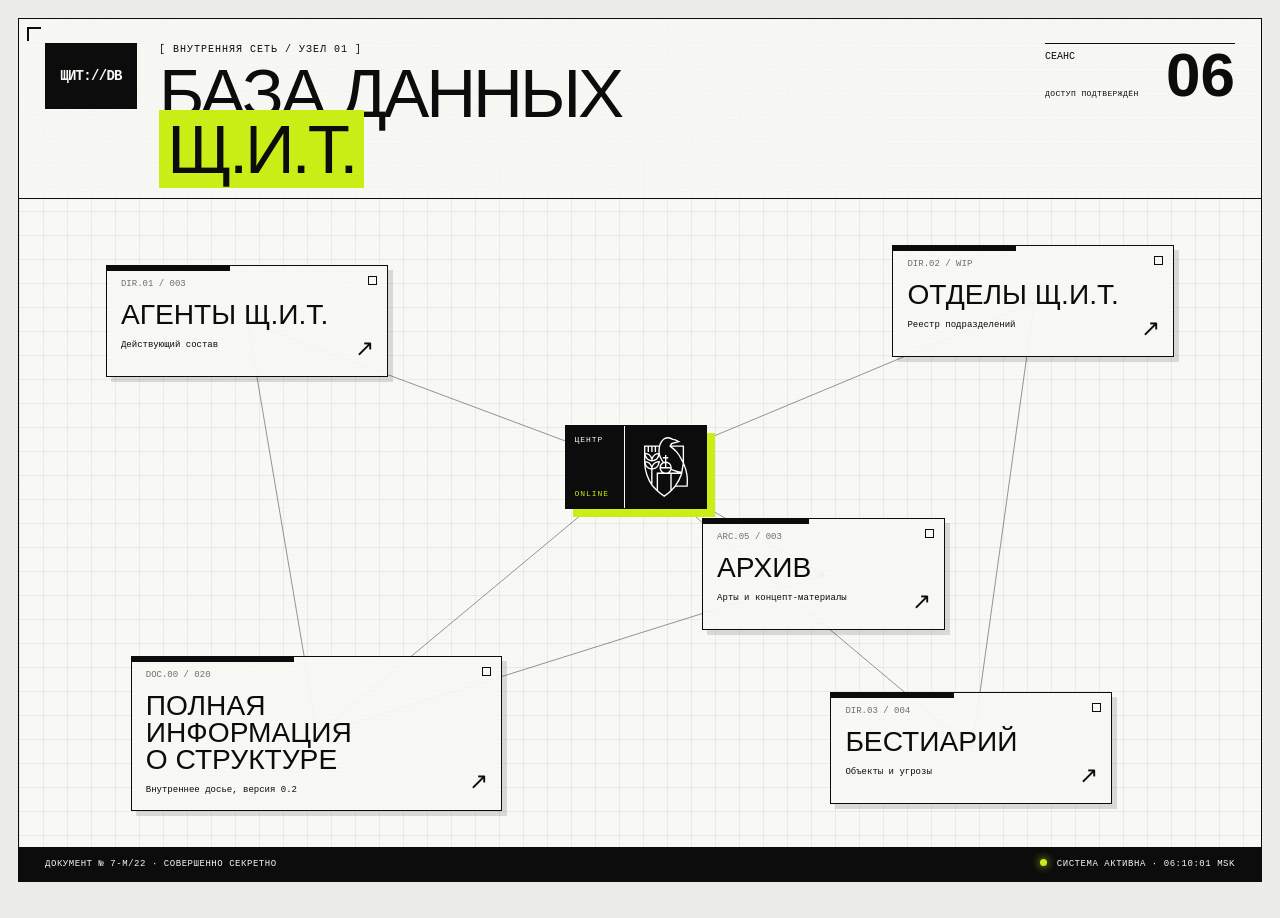
<file: index.html>
<!doctype html>
<html lang="ru">
  <head>
    <meta charset="utf-8">
    <meta name="viewport" content="width=device-width, initial-scale=1">
    <meta name="theme-color" content="#ecece8">
    <meta name="description" content="База данных российского подразделения Щ.И.Т.">
    <title>Щ.И.Т. — база данных</title>
    <link rel="icon" href="Материалы/Визуальные%20материалы/ЛОГО%20вектор.svg" type="image/svg+xml">
    <link rel="stylesheet" href="style.css?v=20260722-4">
    <script src="site.js" defer></script>
  </head>
  <body class="home" data-page="home">
    <aside class="orientation-gate" role="alert" aria-live="assertive" aria-labelledby="orientation-title">
      <div class="orientation-gate__panel">
        <div class="orientation-gate__topline"><span>ЩИТ://MOBILE</span><span>ERR.ORIENTATION</span></div>
        <div class="orientation-gate__device" aria-hidden="true"><span></span></div>
        <p class="orientation-gate__code">[ ДОСТУП ПРИОСТАНОВЛЕН ]</p>
        <h1 id="orientation-title">Переверни терминал управления <mark>горизонтально</mark>, агент.</h1>
        <p class="orientation-gate__note">Интерфейс базы данных доступен только в альбомной ориентации.</p>
        <div class="orientation-gate__status"><span class="status-dot"></span> ОЖИДАНИЕ ПОВОРОТА ТЕРМИНАЛА</div>
      </div>
    </aside>
    <main class="database-shell" aria-labelledby="database-title">
      <canvas class="network-lines" aria-hidden="true"></canvas>

      <header class="database-head">
        <div class="system-mark" aria-hidden="true">ЩИТ://DB</div>
        <div>
          <p class="kicker">[ ВНУТРЕННЯЯ СЕТЬ / УЗЕЛ 01 ]</p>
          <h1 id="database-title">База данных<br><span>Щ.И.Т.</span></h1>
        </div>
        <div class="access-readout">
          <span>СЕАНС</span>
          <strong>06</strong>
          <small>ДОСТУП ПОДТВЕРЖДЁН</small>
        </div>
      </header>

      <section class="network" aria-label="Разделы базы данных">
        <a class="network-node node-agents" href="agents.html" data-node="agents">
          <span class="node-code">DIR.01 / 003</span>
          <strong>Агенты Щ.И.Т.</strong>
          <small>Действующий состав</small>
          <i aria-hidden="true">↗</i>
        </a>

        <a class="network-node node-departments" href="departments.html" data-node="departments">
          <span class="node-code">DIR.02 / WIP</span>
          <strong>Отделы Щ.И.Т.</strong>
          <small>Реестр подразделений</small>
          <i aria-hidden="true">↗</i>
        </a>

        <a class="network-node node-bestiary" href="bestiary.html" data-node="bestiary">
          <span class="node-code">DIR.03 / 004</span>
          <strong>Бестиарий</strong>
          <small>Объекты и угрозы</small>
          <i aria-hidden="true">↗</i>
        </a>

        <a class="network-node node-structure" href="structure.html" data-node="structure">
          <span class="node-code">DOC.00 / 020</span>
          <strong>Полная информация<br>о структуре</strong>
          <small>Внутреннее досье, версия 0.2</small>
          <i aria-hidden="true">↗</i>
        </a>

        <a class="network-node node-archive" href="archive.html" data-node="archive">
          <span class="node-code">ARC.05 / 003</span>
          <strong>Архив</strong>
          <small>Арты и концепт-материалы</small>
          <i aria-hidden="true">↗</i>
        </a>

        <div class="network-core" data-node="core" aria-hidden="true">
          <span>ЦЕНТР</span>
          <b><img src="Материалы/Визуальные%20материалы/ЛОГО%20вектор.svg" alt=""></b>
          <small>ONLINE</small>
        </div>
      </section>

      <footer class="database-foot">
        <p>ДОКУМЕНТ № 7-М/22 · СОВЕРШЕННО СЕКРЕТНО</p>
        <p><span class="status-dot"></span> СИСТЕМА АКТИВНА · <time data-clock>00:00:00</time> MSK</p>
      </footer>
    </main>
  </body>
</html>
</file>
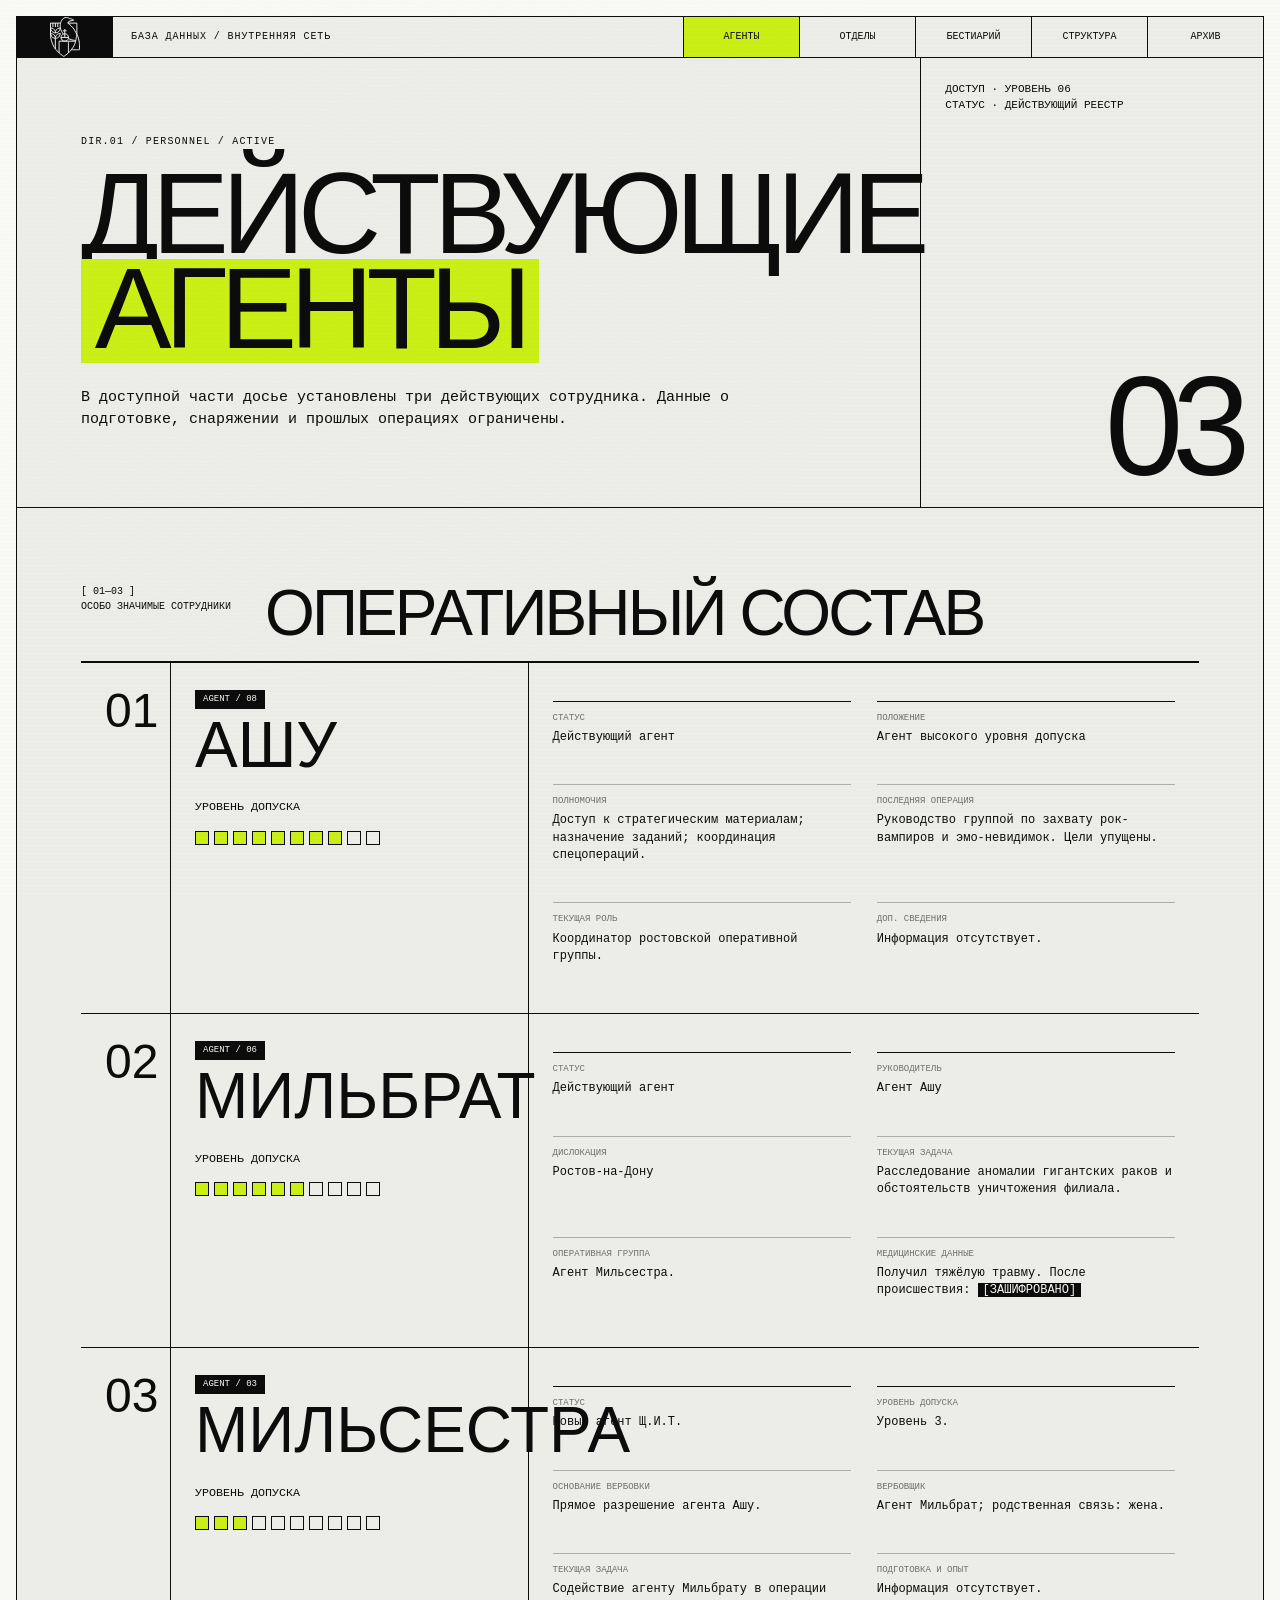
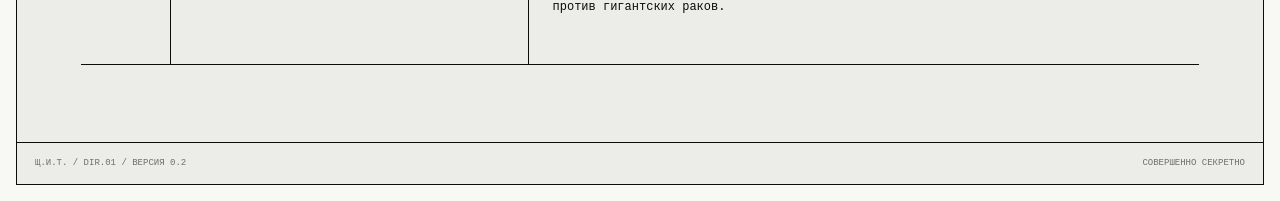
<file: agents.html>
<!doctype html>
<html lang="ru">
  <head>
    <meta charset="utf-8">
    <meta name="viewport" content="width=device-width, initial-scale=1">
    <meta name="theme-color" content="#ecece8">
    <meta name="description" content="Действующие агенты российского подразделения Щ.И.Т.">
    <title>Агенты — База данных Щ.И.Т.</title>
    <link rel="icon" href="Материалы/Визуальные%20материалы/ЛОГО%20вектор.svg" type="image/svg+xml">
    <link rel="stylesheet" href="style.css?v=20260722-4">
  </head>
  <body class="page">
    <aside class="orientation-gate" role="alert" aria-live="assertive" aria-labelledby="orientation-title">
      <div class="orientation-gate__panel">
        <div class="orientation-gate__topline"><span>ЩИТ://MOBILE</span><span>ERR.ORIENTATION</span></div>
        <div class="orientation-gate__device" aria-hidden="true"><span></span></div>
        <p class="orientation-gate__code">[ ДОСТУП ПРИОСТАНОВЛЕН ]</p>
        <h1 id="orientation-title">Переверни терминал управления <mark>горизонтально</mark>, агент.</h1>
        <p class="orientation-gate__note">Интерфейс базы данных доступен только в альбомной ориентации.</p>
        <div class="orientation-gate__status"><span class="status-dot"></span> ОЖИДАНИЕ ПОВОРОТА ТЕРМИНАЛА</div>
      </div>
    </aside>
    <div class="page-shell">
      <header class="site-header">
        <a class="site-logo" href="index.html" aria-label="На главную"><img src="Материалы/Визуальные%20материалы/ЛОГО%20вектор.svg" alt="" aria-hidden="true"></a>
        <div class="site-title">База данных / внутренняя сеть</div>
        <nav class="site-nav" aria-label="Разделы базы">
          <a href="agents.html" aria-current="page">Агенты</a><a href="departments.html">Отделы</a><a href="bestiary.html">Бестиарий</a><a href="structure.html">Структура</a><a href="archive.html">Архив</a>
        </nav>
      </header>

      <main class="page-main">
        <section class="page-hero">
          <div class="page-hero-copy">
            <p class="section-code">DIR.01 / PERSONNEL / ACTIVE</p>
            <h1>Действующие<br><em>агенты</em></h1>
            <p class="page-summary">В доступной части досье установлены три действующих сотрудника. Данные о подготовке, снаряжении и прошлых операциях ограничены.</p>
          </div>
          <aside class="page-hero-side">
            <p>ДОСТУП · УРОВЕНЬ 06<br>СТАТУС · ДЕЙСТВУЮЩИЙ РЕЕСТР</p>
            <span class="big-index">03</span>
          </aside>
        </section>

        <section class="content-pad" aria-labelledby="agent-list-title">
          <div class="block-heading">
            <span>[ 01—03 ]<br>ОСОБО ЗНАЧИМЫЕ СОТРУДНИКИ</span>
            <h2 id="agent-list-title">Оперативный состав</h2>
          </div>

          <div class="agent-list">
            <article class="agent-record">
              <div class="agent-number">01</div>
              <div class="agent-id">
                <span class="tag">AGENT / 08</span>
                <h2>Ашу</h2>
                <small>УРОВЕНЬ ДОПУСКА</small>
                <div class="clearance" aria-label="Уровень допуска 8 из 10"><i class="on"></i><i class="on"></i><i class="on"></i><i class="on"></i><i class="on"></i><i class="on"></i><i class="on"></i><i class="on"></i><i></i><i></i></div>
              </div>
              <div class="agent-data">
                <dl class="data-row"><dt>Статус</dt><dd>Действующий агент</dd></dl>
                <dl class="data-row"><dt>Положение</dt><dd>Агент высокого уровня допуска</dd></dl>
                <dl class="data-row"><dt>Полномочия</dt><dd>Доступ к стратегическим материалам; назначение заданий; координация спецопераций.</dd></dl>
                <dl class="data-row"><dt>Последняя операция</dt><dd>Руководство группой по захвату рок-вампиров и эмо-невидимок. Цели упущены.</dd></dl>
                <dl class="data-row"><dt>Текущая роль</dt><dd>Координатор ростовской оперативной группы.</dd></dl>
                <dl class="data-row"><dt>Доп. сведения</dt><dd>Информация отсутствует.</dd></dl>
              </div>
            </article>

            <article class="agent-record">
              <div class="agent-number">02</div>
              <div class="agent-id">
                <span class="tag">AGENT / 06</span>
                <h2>Мильбрат</h2>
                <small>УРОВЕНЬ ДОПУСКА</small>
                <div class="clearance" aria-label="Уровень допуска 6 из 10"><i class="on"></i><i class="on"></i><i class="on"></i><i class="on"></i><i class="on"></i><i class="on"></i><i></i><i></i><i></i><i></i></div>
              </div>
              <div class="agent-data">
                <dl class="data-row"><dt>Статус</dt><dd>Действующий агент</dd></dl>
                <dl class="data-row"><dt>Руководитель</dt><dd>Агент Ашу</dd></dl>
                <dl class="data-row"><dt>Дислокация</dt><dd>Ростов-на-Дону</dd></dl>
                <dl class="data-row"><dt>Текущая задача</dt><dd>Расследование аномалии гигантских раков и обстоятельств уничтожения филиала.</dd></dl>
                <dl class="data-row"><dt>Оперативная группа</dt><dd>Агент Мильсестра.</dd></dl>
                <dl class="data-row"><dt>Медицинские данные</dt><dd>Получил тяжёлую травму. После происшествия: <span class="redacted">[ЗАШИФРОВАНО]</span></dd></dl>
              </div>
            </article>

            <article class="agent-record">
              <div class="agent-number">03</div>
              <div class="agent-id">
                <span class="tag">AGENT / 03</span>
                <h2>Мильсестра</h2>
                <small>УРОВЕНЬ ДОПУСКА</small>
                <div class="clearance" aria-label="Уровень допуска 3 из 10"><i class="on"></i><i class="on"></i><i class="on"></i><i></i><i></i><i></i><i></i><i></i><i></i><i></i></div>
              </div>
              <div class="agent-data">
                <dl class="data-row"><dt>Статус</dt><dd>Новый агент Щ.И.Т.</dd></dl>
                <dl class="data-row"><dt>Уровень допуска</dt><dd>Уровень 3.</dd></dl>
                <dl class="data-row"><dt>Основание вербовки</dt><dd>Прямое разрешение агента Ашу.</dd></dl>
                <dl class="data-row"><dt>Вербовщик</dt><dd>Агент Мильбрат; родственная связь: жена.</dd></dl>
                <dl class="data-row"><dt>Текущая задача</dt><dd>Содействие агенту Мильбрату в операции против гигантских раков.</dd></dl>
                <dl class="data-row"><dt>Подготовка и опыт</dt><dd>Информация отсутствует.</dd></dl>
              </div>
            </article>
          </div>
        </section>
      </main>
      <footer class="site-footer"><span>Щ.И.Т. / DIR.01 / ВЕРСИЯ 0.2</span><span>СОВЕРШЕННО СЕКРЕТНО</span></footer>
    </div>
  </body>
</html>
</file>
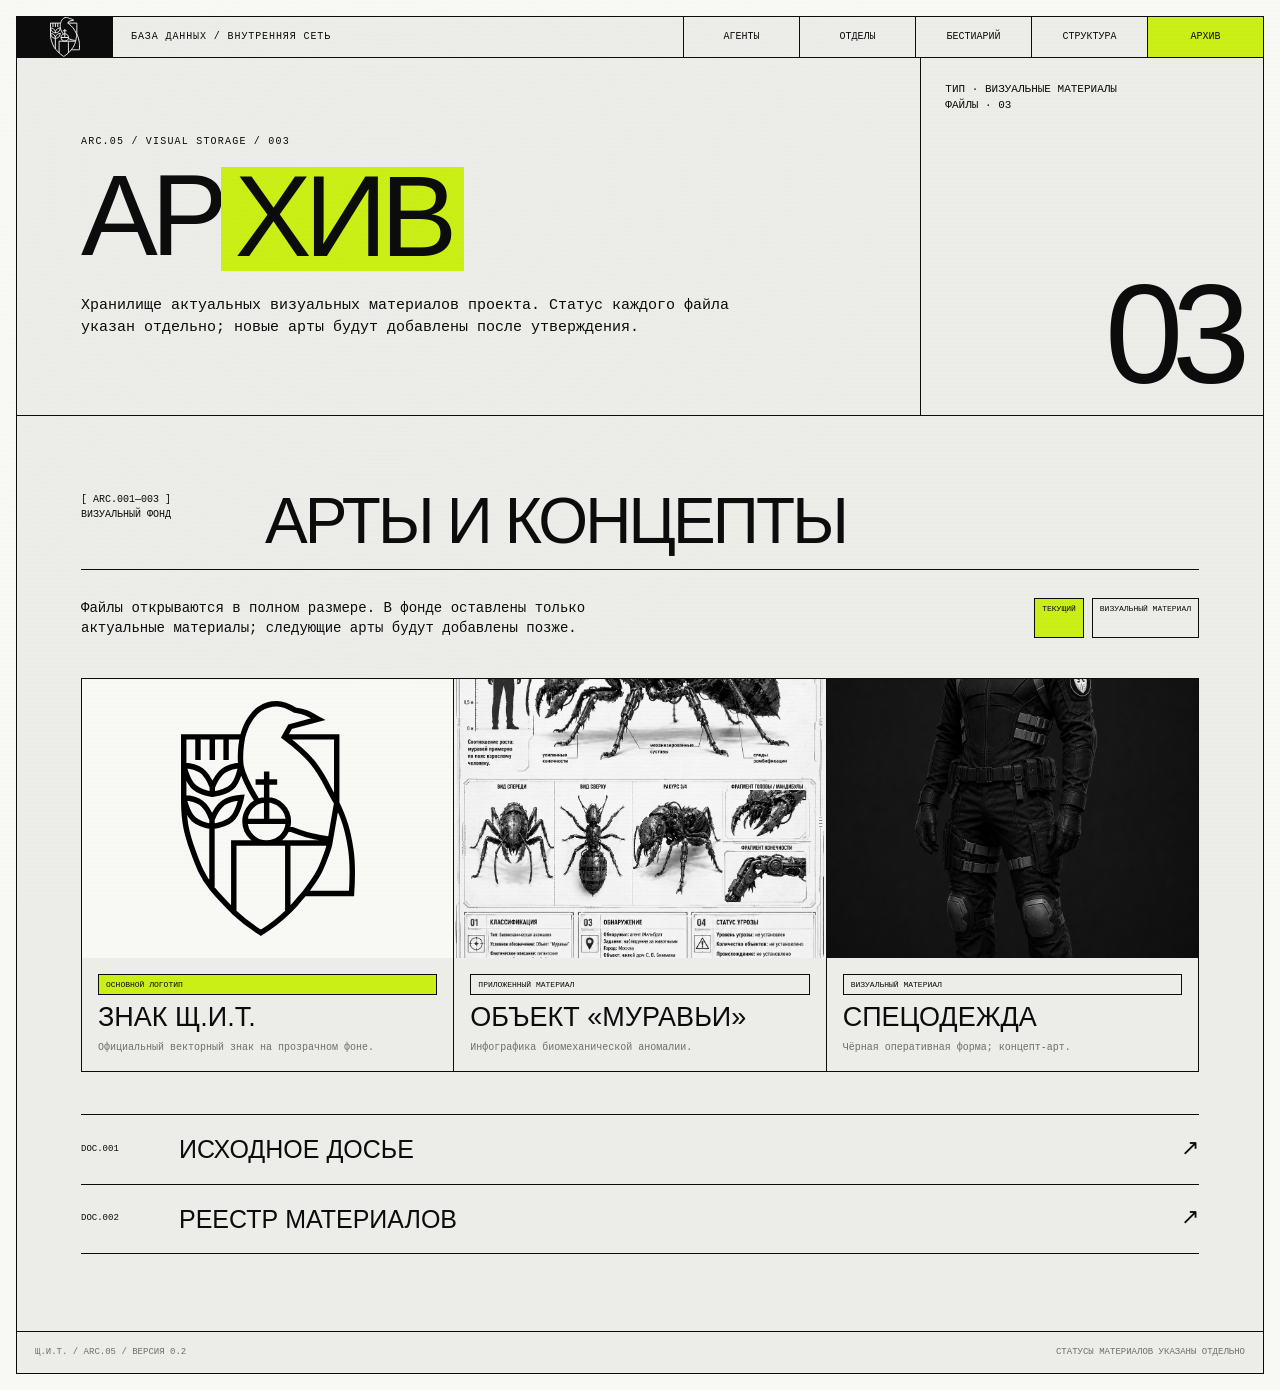
<file: archive.html>
<!doctype html>
<html lang="ru">
  <head>
    <meta charset="utf-8">
    <meta name="viewport" content="width=device-width, initial-scale=1">
    <meta name="theme-color" content="#ecece8">
    <meta name="description" content="Архив артов, концепт-артов и документов Щ.И.Т.">
    <title>Архив — База данных Щ.И.Т.</title>
    <link rel="icon" href="Материалы/Визуальные%20материалы/ЛОГО%20вектор.svg" type="image/svg+xml">
    <link rel="stylesheet" href="style.css?v=20260722-4">
  </head>
  <body class="page">
    <aside class="orientation-gate" role="alert" aria-live="assertive" aria-labelledby="orientation-title">
      <div class="orientation-gate__panel">
        <div class="orientation-gate__topline"><span>ЩИТ://MOBILE</span><span>ERR.ORIENTATION</span></div>
        <div class="orientation-gate__device" aria-hidden="true"><span></span></div>
        <p class="orientation-gate__code">[ ДОСТУП ПРИОСТАНОВЛЕН ]</p>
        <h1 id="orientation-title">Переверни терминал управления <mark>горизонтально</mark>, агент.</h1>
        <p class="orientation-gate__note">Интерфейс базы данных доступен только в альбомной ориентации.</p>
        <div class="orientation-gate__status"><span class="status-dot"></span> ОЖИДАНИЕ ПОВОРОТА ТЕРМИНАЛА</div>
      </div>
    </aside>
    <div class="page-shell">
      <header class="site-header">
        <a class="site-logo" href="index.html" aria-label="На главную"><img src="Материалы/Визуальные%20материалы/ЛОГО%20вектор.svg" alt="" aria-hidden="true"></a><div class="site-title">База данных / внутренняя сеть</div>
        <nav class="site-nav" aria-label="Разделы базы"><a href="agents.html">Агенты</a><a href="departments.html">Отделы</a><a href="bestiary.html">Бестиарий</a><a href="structure.html">Структура</a><a href="archive.html" aria-current="page">Архив</a></nav>
      </header>
      <main class="page-main">
        <section class="page-hero">
          <div class="page-hero-copy"><p class="section-code">ARC.05 / VISUAL STORAGE / 003</p><h1>Ар<em>хив</em></h1><p class="page-summary">Хранилище актуальных визуальных материалов проекта. Статус каждого файла указан отдельно; новые арты будут добавлены после утверждения.</p></div>
          <aside class="page-hero-side"><p>ТИП · ВИЗУАЛЬНЫЕ МАТЕРИАЛЫ<br>ФАЙЛЫ · 03</p><span class="big-index">03</span></aside>
        </section>
        <section class="content-pad" aria-labelledby="archive-assets-title">
          <div class="block-heading"><span>[ ARC.001—003 ]<br>ВИЗУАЛЬНЫЙ ФОНД</span><h2 id="archive-assets-title">Арты и концепты</h2></div>
          <div class="archive-intro"><p>Файлы открываются в полном размере. В фонде оставлены только актуальные материалы; следующие арты будут добавлены позже.</p><div class="legend" aria-label="Статусы материалов"><span class="approved">Текущий</span><span>Визуальный материал</span></div></div>
          <div class="asset-grid">
            <article class="asset"><a class="asset-preview asset-preview--logo" href="Материалы/Визуальные%20материалы/ЛОГО%20вектор.svg"><img src="Материалы/Визуальные%20материалы/ЛОГО%20вектор.svg" alt="Векторный логотип Щ.И.Т."></a><div class="asset-info"><span class="asset-status approved">Основной логотип</span><h2>Знак Щ.И.Т.</h2><p>Официальный векторный знак на прозрачном фоне.</p></div></article>
            <article class="asset"><a class="asset-preview" href="Материалы/Визуальные%20материалы/Объект%20%C2%ABМуравьи%C2%BB.png"><img src="Материалы/Визуальные%20материалы/Объект%20%C2%ABМуравьи%C2%BB.png" alt="Инфографика объекта Муравьи"></a><div class="asset-info"><span class="asset-status">Приложенный материал</span><h2>Объект «Муравьи»</h2><p>Инфографика биомеханической аномалии.</p></div></article>
            <article class="asset"><a class="asset-preview" href="Материалы/Визуальные%20материалы/Концепт-арт%20спецодежды%20агента.png"><img src="Материалы/Визуальные%20материалы/Концепт-арт%20спецодежды%20агента.png" alt="Концепт-арт спецодежды агента"></a><div class="asset-info"><span class="asset-status">Визуальный материал</span><h2>Спецодежда</h2><p>Чёрная оперативная форма; концепт-арт.</p></div></article>
          </div>
          <div class="document-links" aria-label="Документы проекта">
            <a class="document-link" href="Щ.И.Т.%20—%20внутреннее%20информационное%20досье.md"><span>DOC.001</span><strong>Исходное досье</strong><i>↗</i></a>
            <a class="document-link" href="Реестр%20материалов.md"><span>DOC.002</span><strong>Реестр материалов</strong><i>↗</i></a>
          </div>
        </section>
      </main>
      <footer class="site-footer"><span>Щ.И.Т. / ARC.05 / ВЕРСИЯ 0.2</span><span>СТАТУСЫ МАТЕРИАЛОВ УКАЗАНЫ ОТДЕЛЬНО</span></footer>
    </div>
  </body>
</html>
</file>
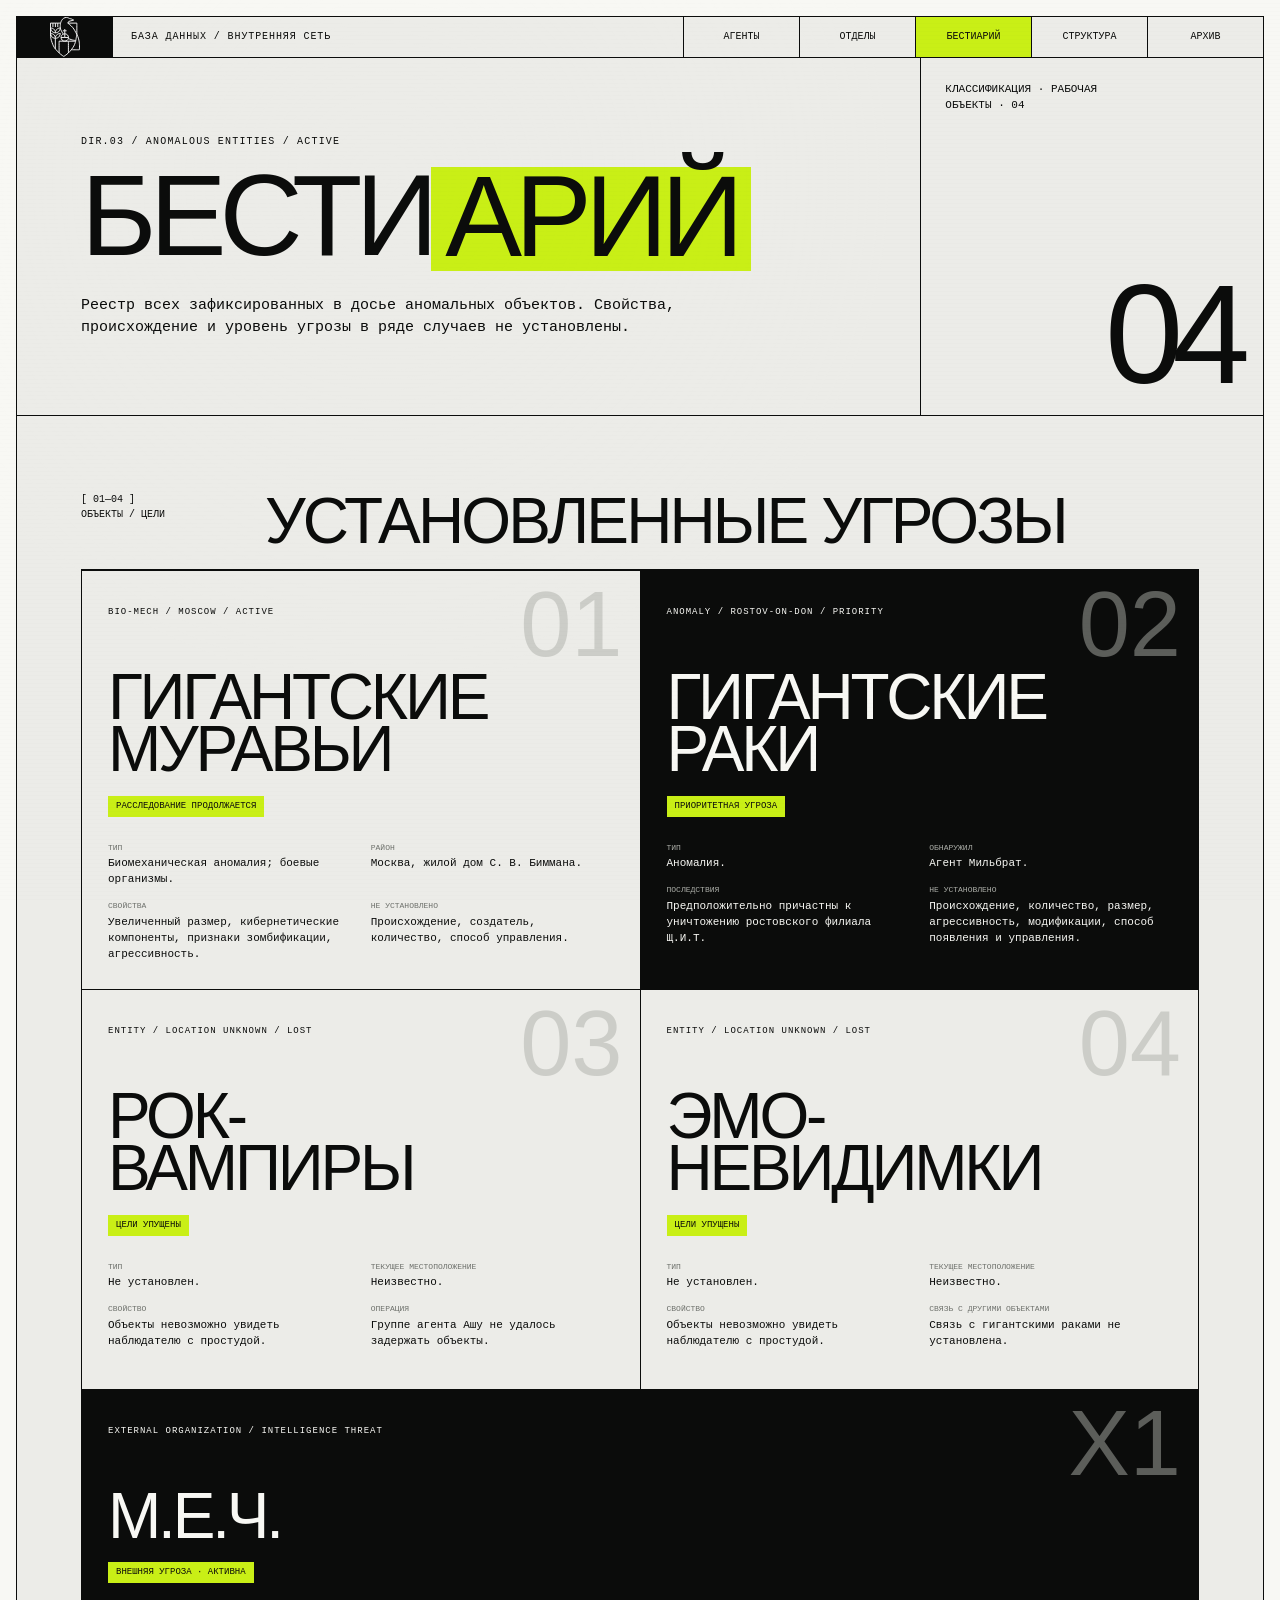
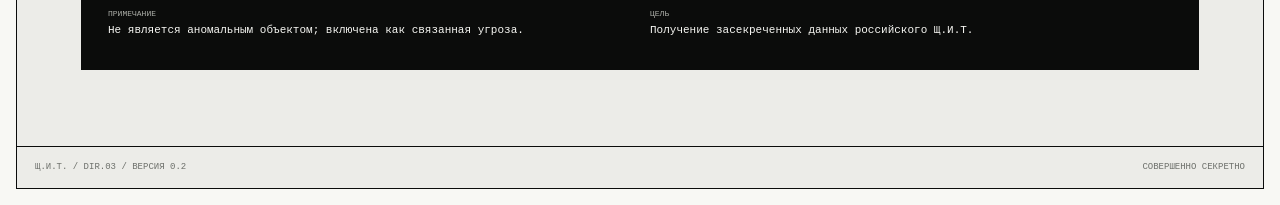
<file: bestiary.html>
<!doctype html>
<html lang="ru">
  <head>
    <meta charset="utf-8">
    <meta name="viewport" content="width=device-width, initial-scale=1">
    <meta name="theme-color" content="#ecece8">
    <meta name="description" content="Бестиарий зафиксированных объектов и угроз Щ.И.Т.">
    <title>Бестиарий — База данных Щ.И.Т.</title>
    <link rel="icon" href="Материалы/Визуальные%20материалы/ЛОГО%20вектор.svg" type="image/svg+xml">
    <link rel="stylesheet" href="style.css?v=20260722-4">
  </head>
  <body class="page">
    <aside class="orientation-gate" role="alert" aria-live="assertive" aria-labelledby="orientation-title">
      <div class="orientation-gate__panel">
        <div class="orientation-gate__topline"><span>ЩИТ://MOBILE</span><span>ERR.ORIENTATION</span></div>
        <div class="orientation-gate__device" aria-hidden="true"><span></span></div>
        <p class="orientation-gate__code">[ ДОСТУП ПРИОСТАНОВЛЕН ]</p>
        <h1 id="orientation-title">Переверни терминал управления <mark>горизонтально</mark>, агент.</h1>
        <p class="orientation-gate__note">Интерфейс базы данных доступен только в альбомной ориентации.</p>
        <div class="orientation-gate__status"><span class="status-dot"></span> ОЖИДАНИЕ ПОВОРОТА ТЕРМИНАЛА</div>
      </div>
    </aside>
    <div class="page-shell">
      <header class="site-header">
        <a class="site-logo" href="index.html" aria-label="На главную"><img src="Материалы/Визуальные%20материалы/ЛОГО%20вектор.svg" alt="" aria-hidden="true"></a><div class="site-title">База данных / внутренняя сеть</div>
        <nav class="site-nav" aria-label="Разделы базы"><a href="agents.html">Агенты</a><a href="departments.html">Отделы</a><a href="bestiary.html" aria-current="page">Бестиарий</a><a href="structure.html">Структура</a><a href="archive.html">Архив</a></nav>
      </header>
      <main class="page-main">
        <section class="page-hero">
          <div class="page-hero-copy"><p class="section-code">DIR.03 / ANOMALOUS ENTITIES / ACTIVE</p><h1>Бести<em>арий</em></h1><p class="page-summary">Реестр всех зафиксированных в досье аномальных объектов. Свойства, происхождение и уровень угрозы в ряде случаев не установлены.</p></div>
          <aside class="page-hero-side"><p>КЛАССИФИКАЦИЯ · РАБОЧАЯ<br>ОБЪЕКТЫ · 04</p><span class="big-index">04</span></aside>
        </section>
        <section class="content-pad" aria-labelledby="specimens-title">
          <div class="block-heading"><span>[ 01—04 ]<br>ОБЪЕКТЫ / ЦЕЛИ</span><h2 id="specimens-title">Установленные угрозы</h2></div>
          <div class="specimen-grid">
            <article class="specimen">
              <span class="specimen-number">01</span><p class="type">BIO-MECH / MOSCOW / ACTIVE</p><h2>Гигантские муравьи</h2><span class="status">РАССЛЕДОВАНИЕ ПРОДОЛЖАЕТСЯ</span>
              <dl><div><dt>Тип</dt><dd>Биомеханическая аномалия; боевые организмы.</dd></div><div><dt>Район</dt><dd>Москва, жилой дом С. В. Биммана.</dd></div><div><dt>Свойства</dt><dd>Увеличенный размер, кибернетические компоненты, признаки зомбификации, агрессивность.</dd></div><div><dt>Не установлено</dt><dd>Происхождение, создатель, количество, способ управления.</dd></div></dl>
            </article>
            <article class="specimen">
              <span class="specimen-number">02</span><p class="type">ANOMALY / ROSTOV-ON-DON / PRIORITY</p><h2>Гигантские раки</h2><span class="status">ПРИОРИТЕТНАЯ УГРОЗА</span>
              <dl><div><dt>Тип</dt><dd>Аномалия.</dd></div><div><dt>Обнаружил</dt><dd>Агент Мильбрат.</dd></div><div><dt>Последствия</dt><dd>Предположительно причастны к уничтожению ростовского филиала Щ.И.Т.</dd></div><div><dt>Не установлено</dt><dd>Происхождение, количество, размер, агрессивность, модификации, способ появления и управления.</dd></div></dl>
            </article>
            <article class="specimen">
              <span class="specimen-number">03</span><p class="type">ENTITY / LOCATION UNKNOWN / LOST</p><h2>Рок-вампиры</h2><span class="status">ЦЕЛИ УПУЩЕНЫ</span>
              <dl><div><dt>Тип</dt><dd>Не установлен.</dd></div><div><dt>Текущее местоположение</dt><dd>Неизвестно.</dd></div><div><dt>Свойство</dt><dd>Объекты невозможно увидеть наблюдателю с простудой.</dd></div><div><dt>Операция</dt><dd>Группе агента Ашу не удалось задержать объекты.</dd></div></dl>
            </article>
            <article class="specimen">
              <span class="specimen-number">04</span><p class="type">ENTITY / LOCATION UNKNOWN / LOST</p><h2>Эмо-невидимки</h2><span class="status">ЦЕЛИ УПУЩЕНЫ</span>
              <dl><div><dt>Тип</dt><dd>Не установлен.</dd></div><div><dt>Текущее местоположение</dt><dd>Неизвестно.</dd></div><div><dt>Свойство</dt><dd>Объекты невозможно увидеть наблюдателю с простудой.</dd></div><div><dt>Связь с другими объектами</dt><dd>Связь с гигантскими раками не установлена.</dd></div></dl>
            </article>
            <article class="specimen specimen-wide">
              <span class="specimen-number">X1</span><p class="type">EXTERNAL ORGANIZATION / INTELLIGENCE THREAT</p><h2>М.Е.Ч.</h2><span class="status">ВНЕШНЯЯ УГРОЗА · АКТИВНА</span>
              <dl><div><dt>Примечание</dt><dd>Не является аномальным объектом; включена как связанная угроза.</dd></div><div><dt>Цель</dt><dd>Получение засекреченных данных российского Щ.И.Т.</dd></div></dl>
            </article>
          </div>
        </section>
      </main>
      <footer class="site-footer"><span>Щ.И.Т. / DIR.03 / ВЕРСИЯ 0.2</span><span>СОВЕРШЕННО СЕКРЕТНО</span></footer>
    </div>
  </body>
</html>
</file>
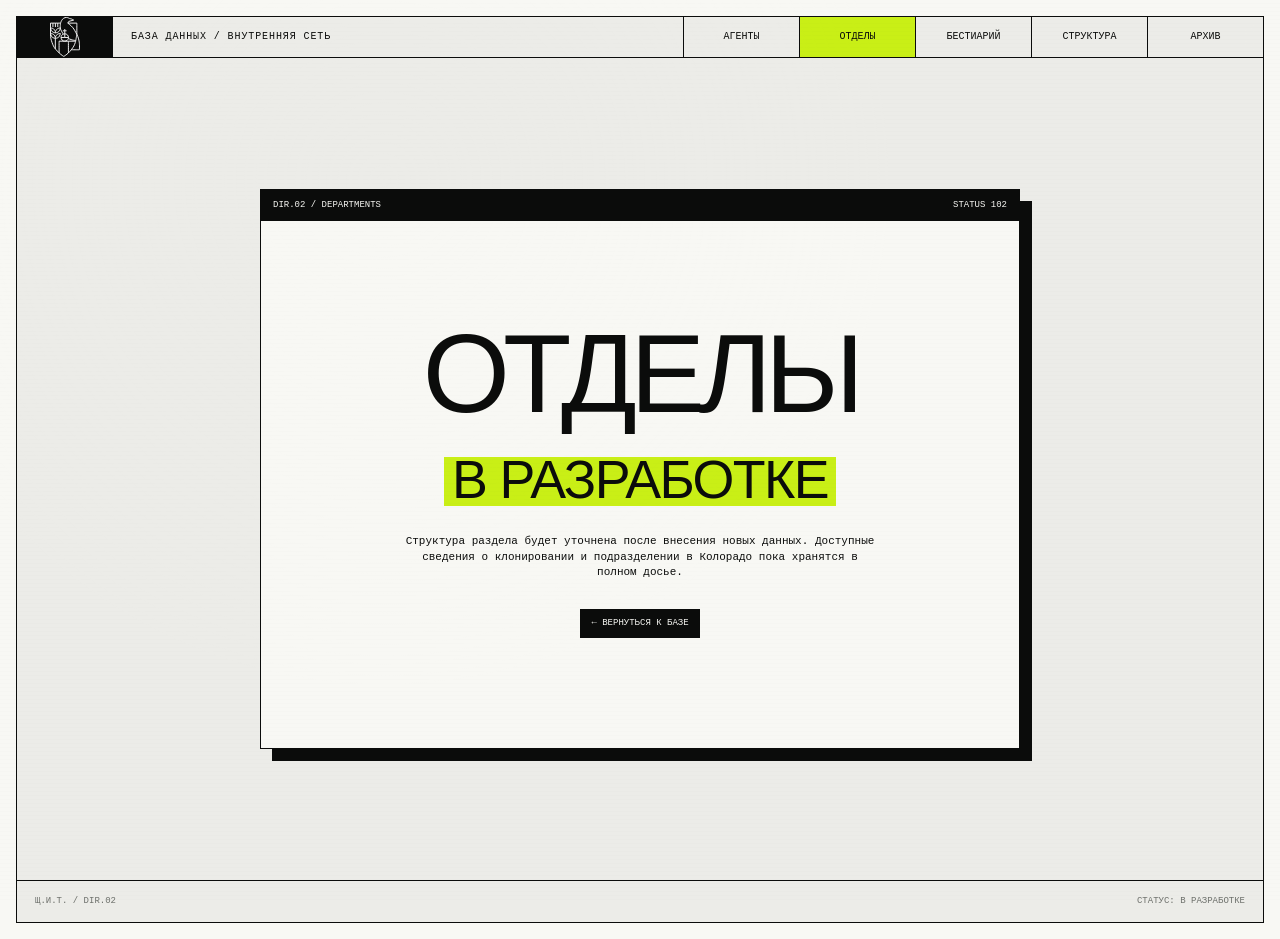
<file: departments.html>
<!doctype html>
<html lang="ru">
  <head><meta charset="utf-8"><meta name="viewport" content="width=device-width, initial-scale=1"><meta name="theme-color" content="#ecece8"><meta name="description" content="Раздел отделов Щ.И.Т. находится в разработке."><title>Отделы — База данных Щ.И.Т.</title><link rel="icon" href="Материалы/Визуальные%20материалы/ЛОГО%20вектор.svg" type="image/svg+xml"><link rel="stylesheet" href="style.css?v=20260722-4"></head>
  <body class="page">
    <aside class="orientation-gate" role="alert" aria-live="assertive" aria-labelledby="orientation-title">
      <div class="orientation-gate__panel">
        <div class="orientation-gate__topline"><span>ЩИТ://MOBILE</span><span>ERR.ORIENTATION</span></div>
        <div class="orientation-gate__device" aria-hidden="true"><span></span></div>
        <p class="orientation-gate__code">[ ДОСТУП ПРИОСТАНОВЛЕН ]</p>
        <h1 id="orientation-title">Переверни терминал управления <mark>горизонтально</mark>, агент.</h1>
        <p class="orientation-gate__note">Интерфейс базы данных доступен только в альбомной ориентации.</p>
        <div class="orientation-gate__status"><span class="status-dot"></span> ОЖИДАНИЕ ПОВОРОТА ТЕРМИНАЛА</div>
      </div>
    </aside>
    <div class="page-shell">
      <header class="site-header"><a class="site-logo" href="index.html" aria-label="На главную"><img src="Материалы/Визуальные%20материалы/ЛОГО%20вектор.svg" alt="" aria-hidden="true"></a><div class="site-title">База данных / внутренняя сеть</div><nav class="site-nav" aria-label="Разделы базы"><a href="agents.html">Агенты</a><a href="departments.html" aria-current="page">Отделы</a><a href="bestiary.html">Бестиарий</a><a href="structure.html">Структура</a><a href="archive.html">Архив</a></nav></header>
      <main class="page-main placeholder"><div class="placeholder-inner"><div class="placeholder-code"><span>DIR.02 / DEPARTMENTS</span><span>STATUS 102</span></div><div class="placeholder-copy"><h1>Отделы<br><span>в разработке</span></h1><p>Структура раздела будет уточнена после внесения новых данных. Доступные сведения о клонировании и подразделении в Колорадо пока хранятся в полном досье.</p><a class="back-link" href="index.html">← ВЕРНУТЬСЯ К БАЗЕ</a></div></div></main>
      <footer class="site-footer"><span>Щ.И.Т. / DIR.02</span><span>СТАТУС: В РАЗРАБОТКЕ</span></footer>
    </div>
  </body>
</html>
</file>
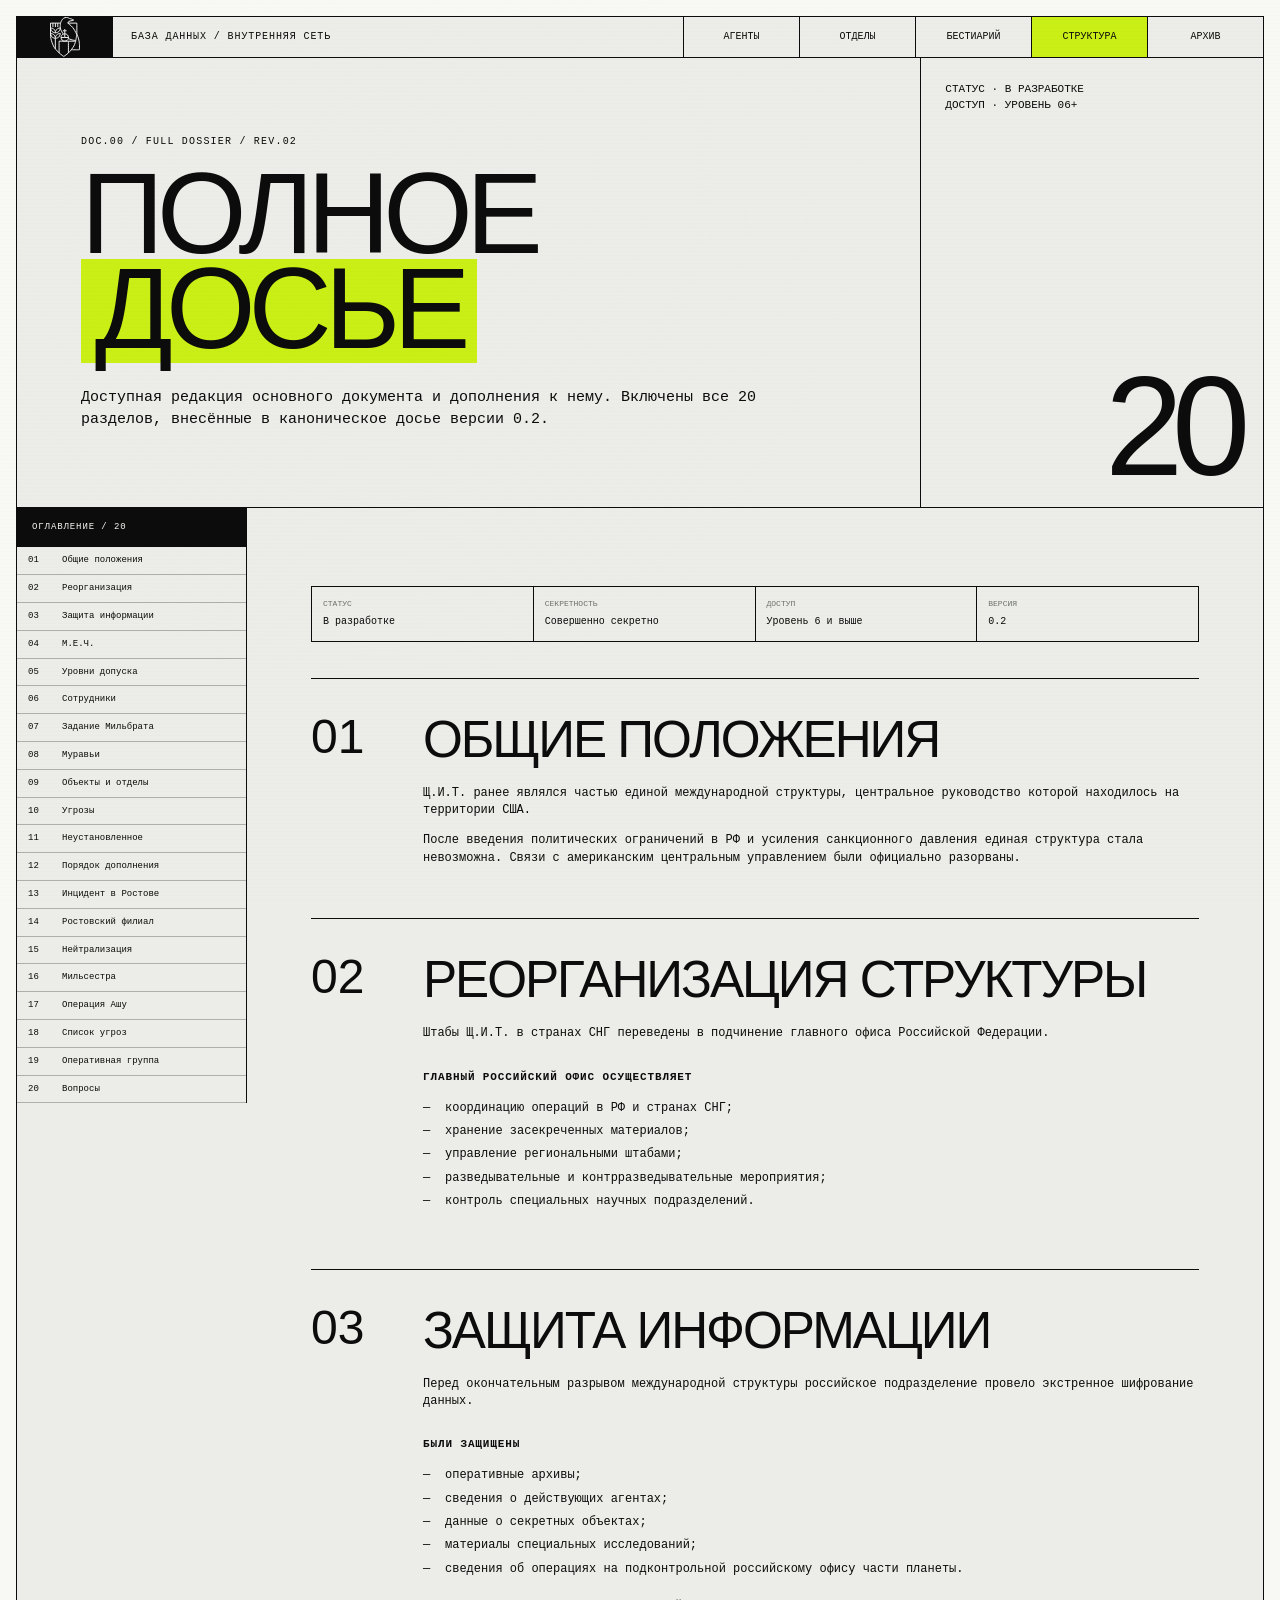
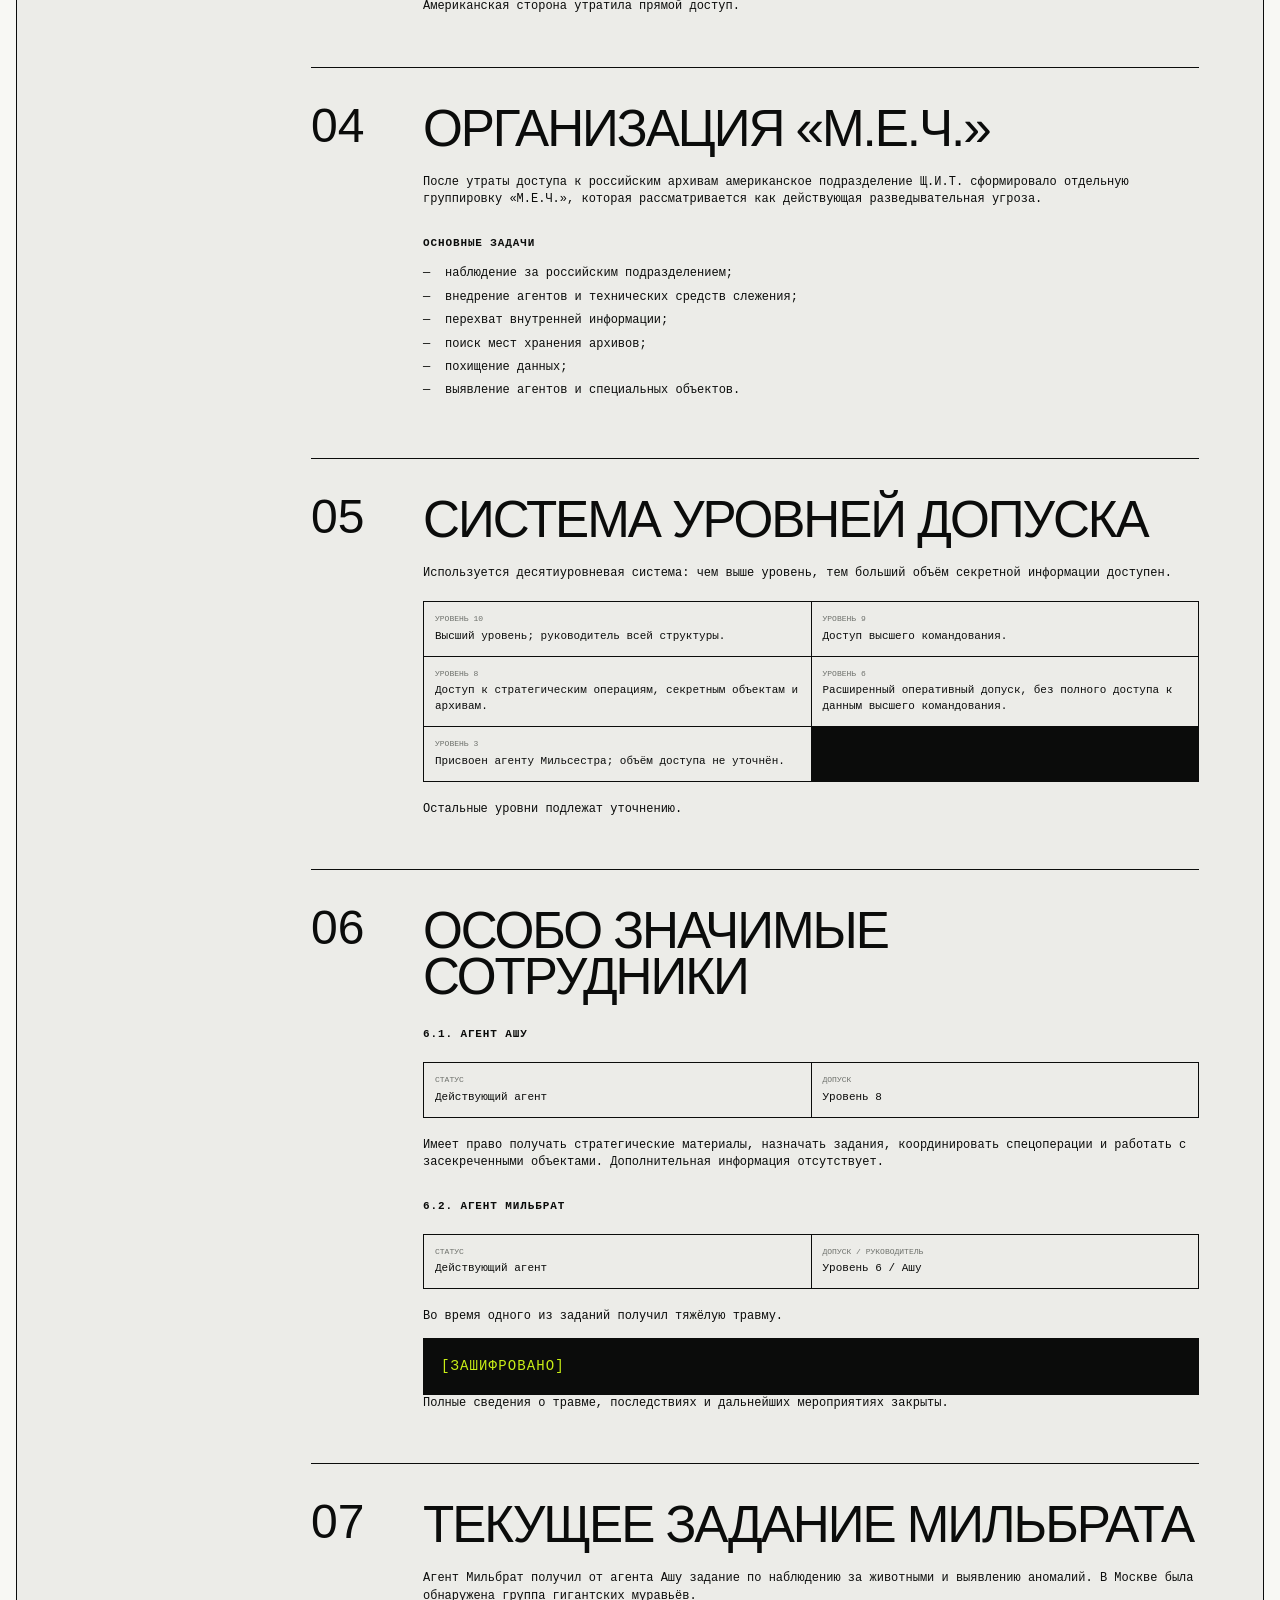
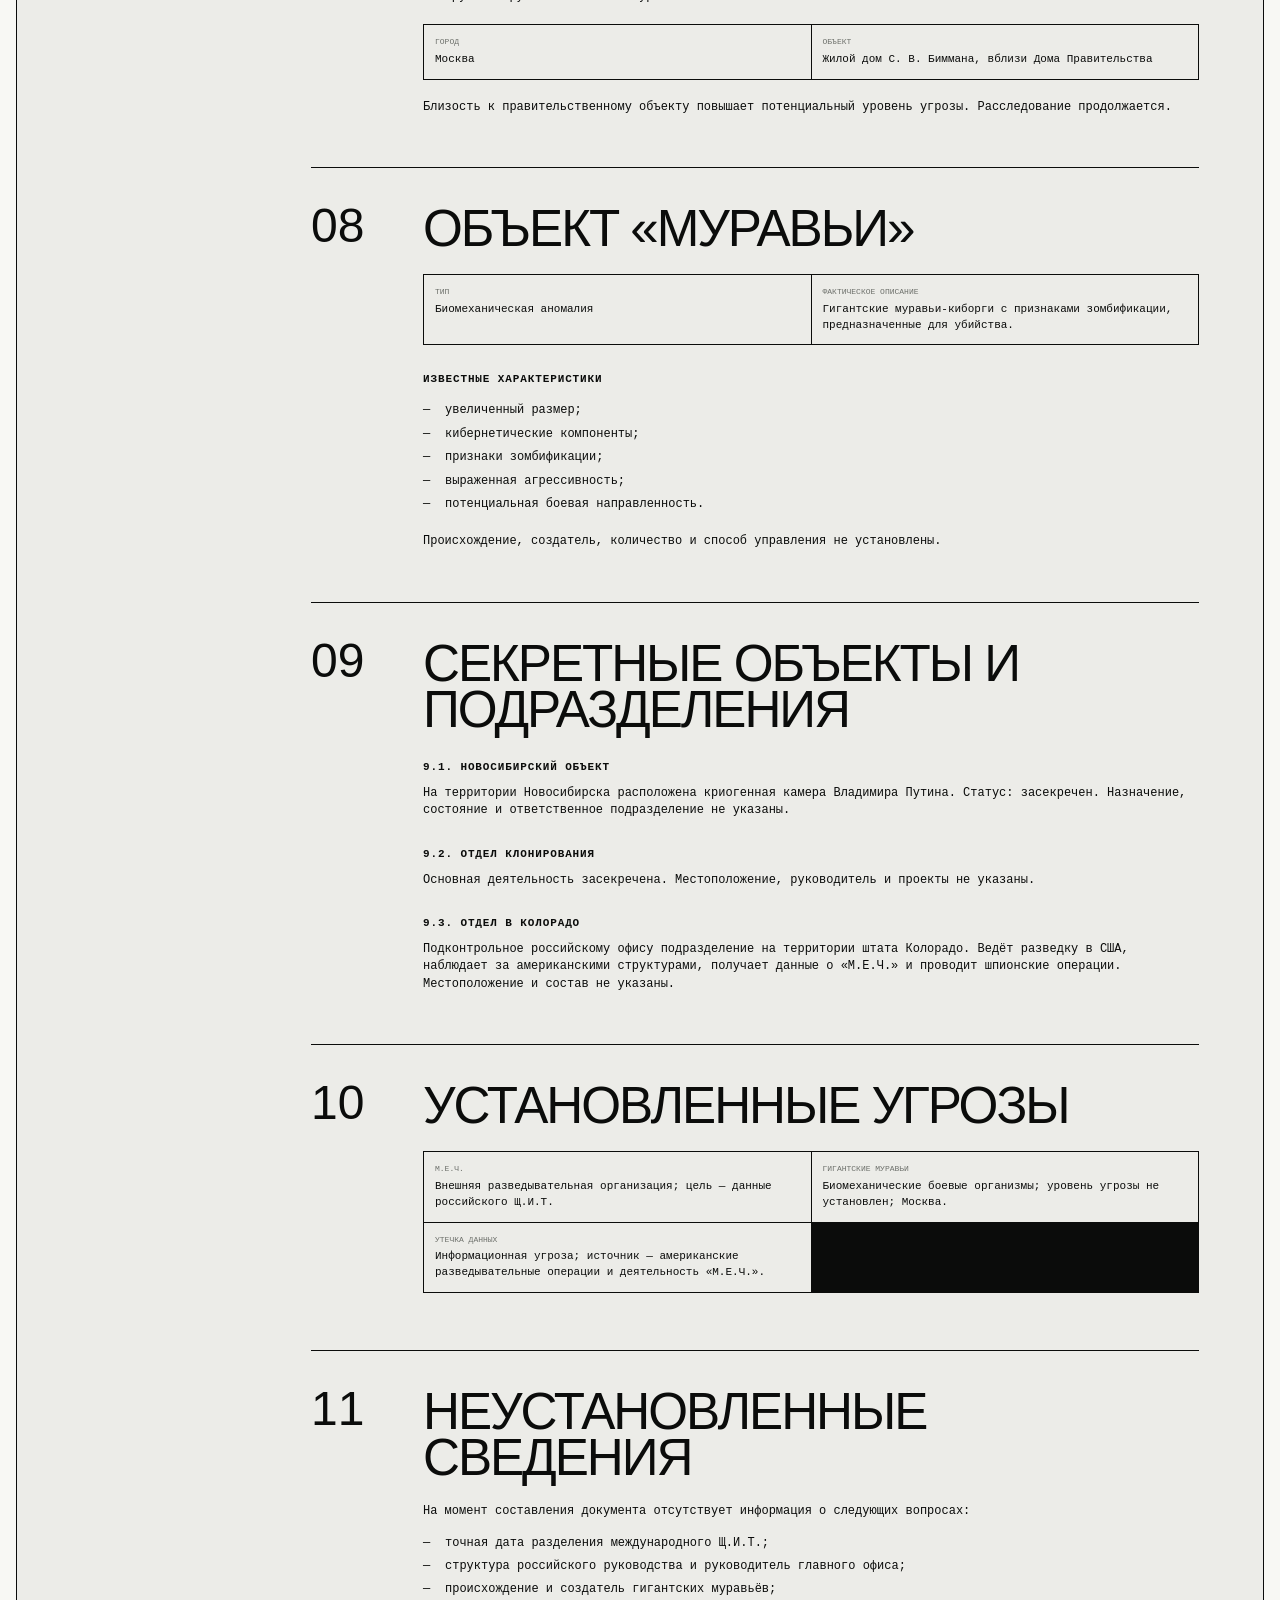
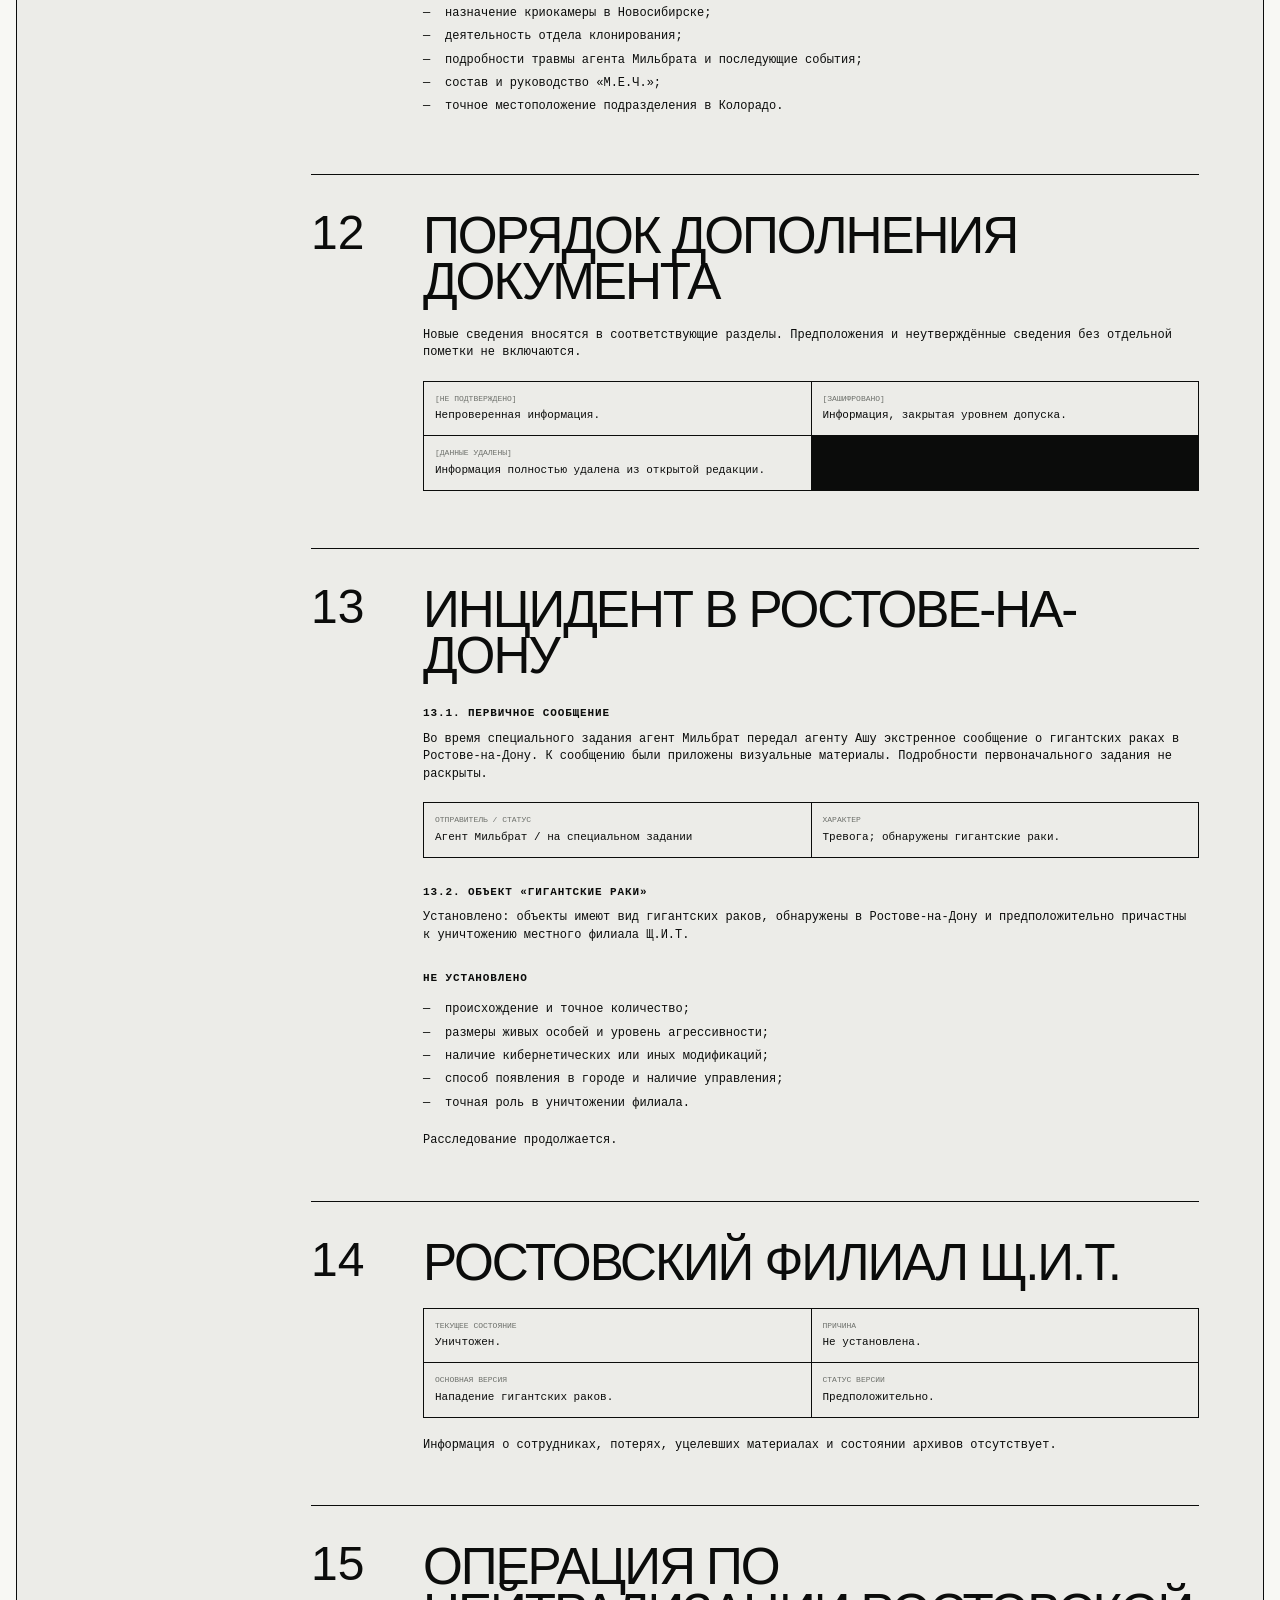
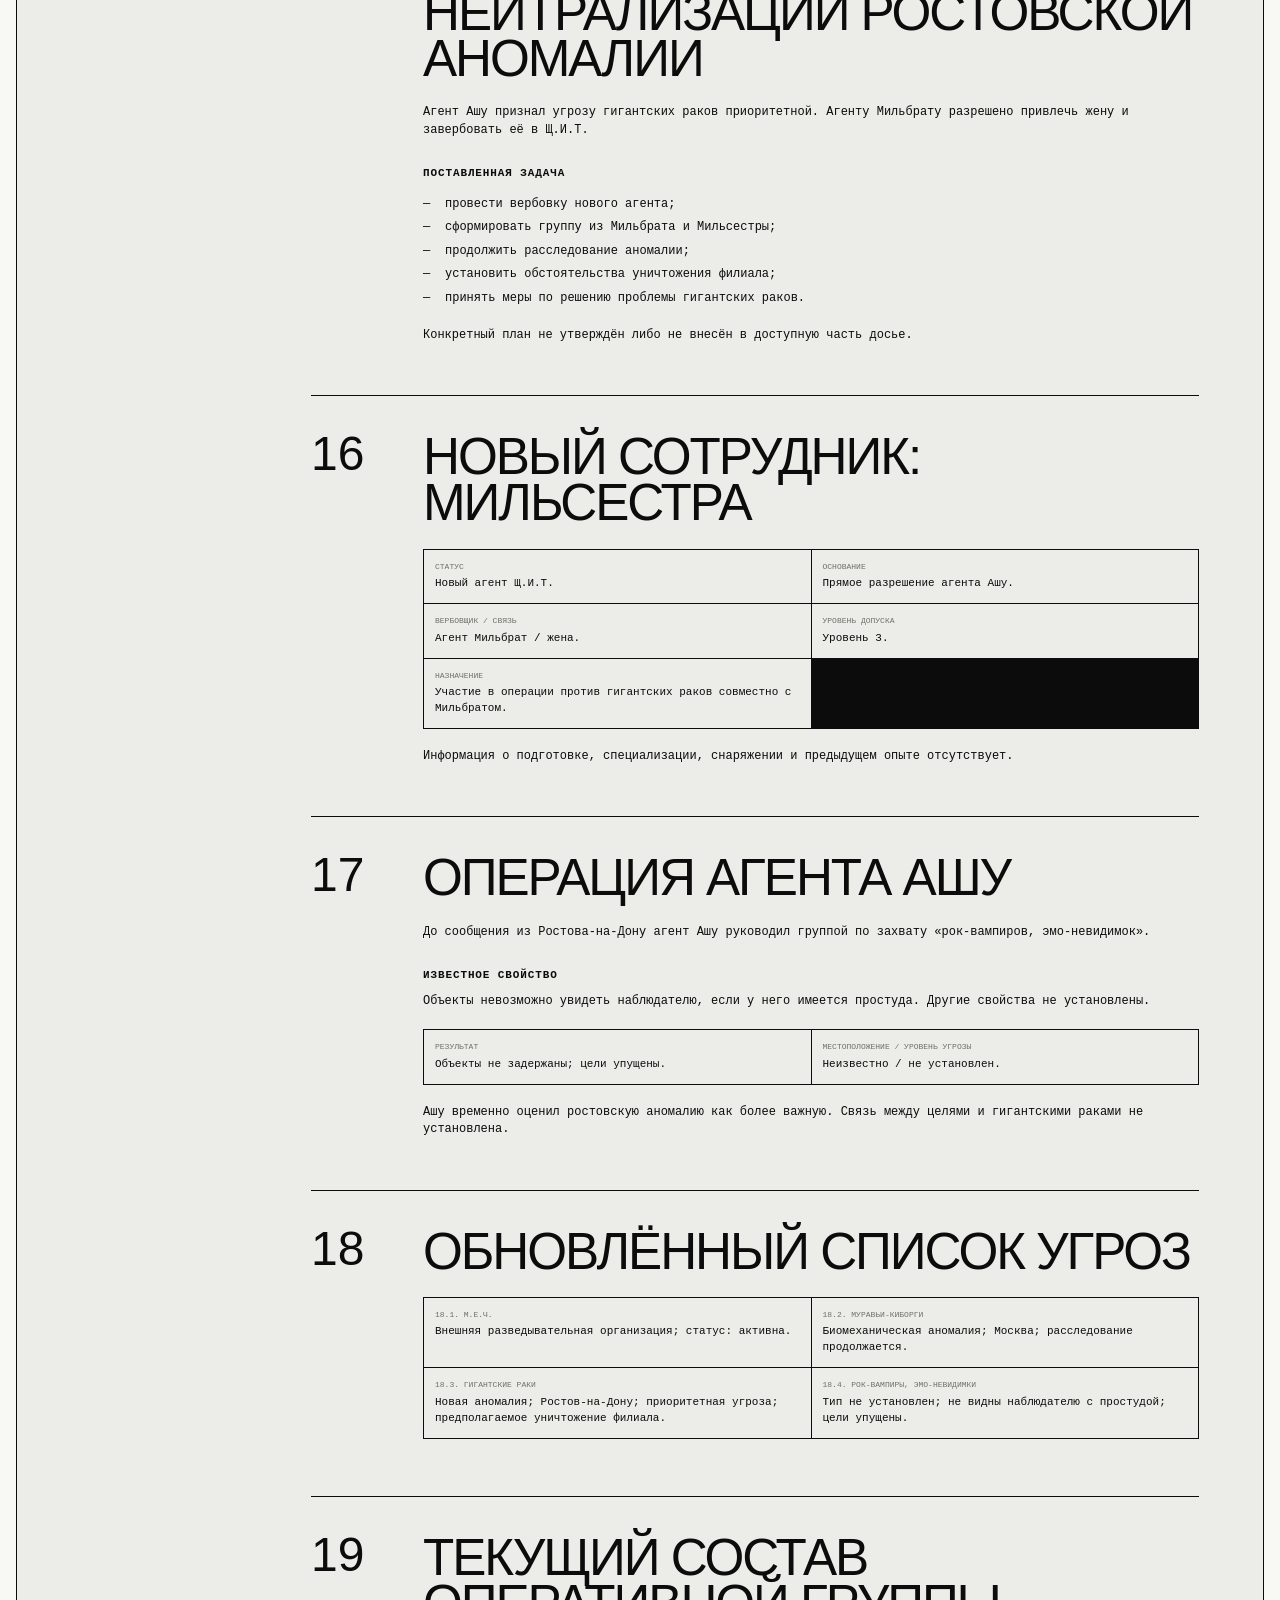
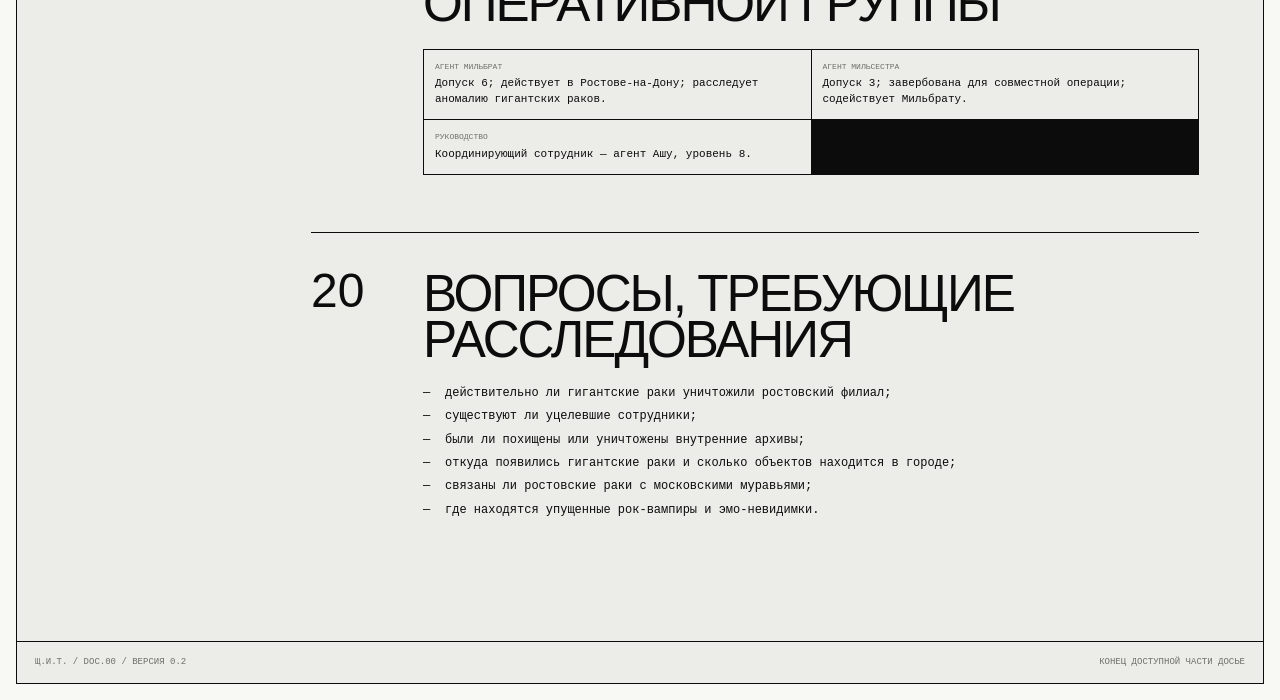
<file: structure.html>
<!doctype html>
<html lang="ru">
  <head>
    <meta charset="utf-8">
    <meta name="viewport" content="width=device-width, initial-scale=1">
    <meta name="theme-color" content="#ecece8">
    <meta name="description" content="Полная доступная часть внутреннего досье Щ.И.Т., версия 0.2.">
    <title>Полное досье — База данных Щ.И.Т.</title>
    <link rel="icon" href="Материалы/Визуальные%20материалы/ЛОГО%20вектор.svg" type="image/svg+xml">
    <link rel="stylesheet" href="style.css?v=20260722-4">
  </head>
  <body class="page">
    <aside class="orientation-gate" role="alert" aria-live="assertive" aria-labelledby="orientation-title">
      <div class="orientation-gate__panel">
        <div class="orientation-gate__topline"><span>ЩИТ://MOBILE</span><span>ERR.ORIENTATION</span></div>
        <div class="orientation-gate__device" aria-hidden="true"><span></span></div>
        <p class="orientation-gate__code">[ ДОСТУП ПРИОСТАНОВЛЕН ]</p>
        <h1 id="orientation-title">Переверни терминал управления <mark>горизонтально</mark>, агент.</h1>
        <p class="orientation-gate__note">Интерфейс базы данных доступен только в альбомной ориентации.</p>
        <div class="orientation-gate__status"><span class="status-dot"></span> ОЖИДАНИЕ ПОВОРОТА ТЕРМИНАЛА</div>
      </div>
    </aside>
    <div class="page-shell">
      <header class="site-header">
        <a class="site-logo" href="index.html" aria-label="На главную"><img src="Материалы/Визуальные%20материалы/ЛОГО%20вектор.svg" alt="" aria-hidden="true"></a><div class="site-title">База данных / внутренняя сеть</div>
        <nav class="site-nav" aria-label="Разделы базы"><a href="agents.html">Агенты</a><a href="departments.html">Отделы</a><a href="bestiary.html">Бестиарий</a><a href="structure.html" aria-current="page">Структура</a><a href="archive.html">Архив</a></nav>
      </header>
      <main class="page-main">
        <section class="page-hero">
          <div class="page-hero-copy"><p class="section-code">DOC.00 / FULL DOSSIER / REV.02</p><h1>Полное<br><em>досье</em></h1><p class="page-summary">Доступная редакция основного документа и дополнения к нему. Включены все 20 разделов, внесённые в каноническое досье версии 0.2.</p></div>
          <aside class="page-hero-side"><p>СТАТУС · В РАЗРАБОТКЕ<br>ДОСТУП · УРОВЕНЬ 06+</p><span class="big-index">20</span></aside>
        </section>

        <div class="dossier-layout">
          <nav class="dossier-nav" aria-label="Оглавление досье">
            <p>ОГЛАВЛЕНИЕ / 20</p>
            <a href="#s01"><span>01</span><span>Общие положения</span></a><a href="#s02"><span>02</span><span>Реорганизация</span></a><a href="#s03"><span>03</span><span>Защита информации</span></a><a href="#s04"><span>04</span><span>М.Е.Ч.</span></a><a href="#s05"><span>05</span><span>Уровни допуска</span></a><a href="#s06"><span>06</span><span>Сотрудники</span></a><a href="#s07"><span>07</span><span>Задание Мильбрата</span></a><a href="#s08"><span>08</span><span>Муравьи</span></a><a href="#s09"><span>09</span><span>Объекты и отделы</span></a><a href="#s10"><span>10</span><span>Угрозы</span></a><a href="#s11"><span>11</span><span>Неустановленное</span></a><a href="#s12"><span>12</span><span>Порядок дополнения</span></a><a href="#s13"><span>13</span><span>Инцидент в Ростове</span></a><a href="#s14"><span>14</span><span>Ростовский филиал</span></a><a href="#s15"><span>15</span><span>Нейтрализация</span></a><a href="#s16"><span>16</span><span>Мильсестра</span></a><a href="#s17"><span>17</span><span>Операция Ашу</span></a><a href="#s18"><span>18</span><span>Список угроз</span></a><a href="#s19"><span>19</span><span>Оперативная группа</span></a><a href="#s20"><span>20</span><span>Вопросы</span></a>
          </nav>

          <article class="dossier-content">
            <dl class="document-meta"><div><dt>Статус</dt><dd>В разработке</dd></div><div><dt>Секретность</dt><dd>Совершенно секретно</dd></div><div><dt>Доступ</dt><dd>Уровень 6 и выше</dd></div><div><dt>Версия</dt><dd>0.2</dd></div></dl>

            <section class="dossier-section" id="s01"><div class="dossier-index">01</div><div class="dossier-copy"><h2>Общие положения</h2><p>Щ.И.Т. ранее являлся частью единой международной структуры, центральное руководство которой находилось на территории США.</p><p>После введения политических ограничений в РФ и усиления санкционного давления единая структура стала невозможна. Связи с американским центральным управлением были официально разорваны.</p></div></section>

            <section class="dossier-section" id="s02"><div class="dossier-index">02</div><div class="dossier-copy"><h2>Реорганизация структуры</h2><p>Штабы Щ.И.Т. в странах СНГ переведены в подчинение главного офиса Российской Федерации.</p><h3>Главный российский офис осуществляет</h3><ul><li>координацию операций в РФ и странах СНГ;</li><li>хранение засекреченных материалов;</li><li>управление региональными штабами;</li><li>разведывательные и контрразведывательные мероприятия;</li><li>контроль специальных научных подразделений.</li></ul></div></section>

            <section class="dossier-section" id="s03"><div class="dossier-index">03</div><div class="dossier-copy"><h2>Защита информации</h2><p>Перед окончательным разрывом международной структуры российское подразделение провело экстренное шифрование данных.</p><h3>Были защищены</h3><ul><li>оперативные архивы;</li><li>сведения о действующих агентах;</li><li>данные о секретных объектах;</li><li>материалы специальных исследований;</li><li>сведения об операциях на подконтрольной российскому офису части планеты.</li></ul><p>Американская сторона утратила прямой доступ.</p></div></section>

            <section class="dossier-section" id="s04"><div class="dossier-index">04</div><div class="dossier-copy"><h2>Организация «М.Е.Ч.»</h2><p>После утраты доступа к российским архивам американское подразделение Щ.И.Т. сформировало отдельную группировку «М.Е.Ч.», которая рассматривается как действующая разведывательная угроза.</p><h3>Основные задачи</h3><ul><li>наблюдение за российским подразделением;</li><li>внедрение агентов и технических средств слежения;</li><li>перехват внутренней информации;</li><li>поиск мест хранения архивов;</li><li>похищение данных;</li><li>выявление агентов и специальных объектов.</li></ul></div></section>

            <section class="dossier-section" id="s05"><div class="dossier-index">05</div><div class="dossier-copy"><h2>Система уровней допуска</h2><p>Используется десятиуровневая система: чем выше уровень, тем больший объём секретной информации доступен.</p><dl class="fact-grid"><div><dt>Уровень 10</dt><dd>Высший уровень; руководитель всей структуры.</dd></div><div><dt>Уровень 9</dt><dd>Доступ высшего командования.</dd></div><div><dt>Уровень 8</dt><dd>Доступ к стратегическим операциям, секретным объектам и архивам.</dd></div><div><dt>Уровень 6</dt><dd>Расширенный оперативный допуск, без полного доступа к данным высшего командования.</dd></div><div><dt>Уровень 3</dt><dd>Присвоен агенту Мильсестра; объём доступа не уточнён.</dd></div></dl><p>Остальные уровни подлежат уточнению.</p></div></section>

            <section class="dossier-section" id="s06"><div class="dossier-index">06</div><div class="dossier-copy"><h2>Особо значимые сотрудники</h2><h3>6.1. Агент Ашу</h3><dl class="fact-grid"><div><dt>Статус</dt><dd>Действующий агент</dd></div><div><dt>Допуск</dt><dd>Уровень 8</dd></div></dl><p>Имеет право получать стратегические материалы, назначать задания, координировать спецоперации и работать с засекреченными объектами. Дополнительная информация отсутствует.</p><h3>6.2. Агент Мильбрат</h3><dl class="fact-grid"><div><dt>Статус</dt><dd>Действующий агент</dd></div><div><dt>Допуск / руководитель</dt><dd>Уровень 6 / Ашу</dd></div></dl><p>Во время одного из заданий получил тяжёлую травму.</p><div class="encrypted-block">[ЗАШИФРОВАНО]</div><p>Полные сведения о травме, последствиях и дальнейших мероприятиях закрыты.</p></div></section>

            <section class="dossier-section" id="s07"><div class="dossier-index">07</div><div class="dossier-copy"><h2>Текущее задание Мильбрата</h2><p>Агент Мильбрат получил от агента Ашу задание по наблюдению за животными и выявлению аномалий. В Москве была обнаружена группа гигантских муравьёв.</p><dl class="fact-grid"><div><dt>Город</dt><dd>Москва</dd></div><div><dt>Объект</dt><dd>Жилой дом С. В. Биммана, вблизи Дома Правительства</dd></div></dl><p>Близость к правительственному объекту повышает потенциальный уровень угрозы. Расследование продолжается.</p></div></section>

            <section class="dossier-section" id="s08"><div class="dossier-index">08</div><div class="dossier-copy"><h2>Объект «Муравьи»</h2><dl class="fact-grid"><div><dt>Тип</dt><dd>Биомеханическая аномалия</dd></div><div><dt>Фактическое описание</dt><dd>Гигантские муравьи-киборги с признаками зомбификации, предназначенные для убийства.</dd></div></dl><h3>Известные характеристики</h3><ul><li>увеличенный размер;</li><li>кибернетические компоненты;</li><li>признаки зомбификации;</li><li>выраженная агрессивность;</li><li>потенциальная боевая направленность.</li></ul><p>Происхождение, создатель, количество и способ управления не установлены.</p></div></section>

            <section class="dossier-section" id="s09"><div class="dossier-index">09</div><div class="dossier-copy"><h2>Секретные объекты и подразделения</h2><h3>9.1. Новосибирский объект</h3><p>На территории Новосибирска расположена криогенная камера Владимира Путина. Статус: засекречен. Назначение, состояние и ответственное подразделение не указаны.</p><h3>9.2. Отдел клонирования</h3><p>Основная деятельность засекречена. Местоположение, руководитель и проекты не указаны.</p><h3>9.3. Отдел в Колорадо</h3><p>Подконтрольное российскому офису подразделение на территории штата Колорадо. Ведёт разведку в США, наблюдает за американскими структурами, получает данные о «М.Е.Ч.» и проводит шпионские операции. Местоположение и состав не указаны.</p></div></section>

            <section class="dossier-section" id="s10"><div class="dossier-index">10</div><div class="dossier-copy"><h2>Установленные угрозы</h2><dl class="fact-grid"><div><dt>М.Е.Ч.</dt><dd>Внешняя разведывательная организация; цель — данные российского Щ.И.Т.</dd></div><div><dt>Гигантские муравьи</dt><dd>Биомеханические боевые организмы; уровень угрозы не установлен; Москва.</dd></div><div><dt>Утечка данных</dt><dd>Информационная угроза; источник — американские разведывательные операции и деятельность «М.Е.Ч.».</dd></div></dl></div></section>

            <section class="dossier-section" id="s11"><div class="dossier-index">11</div><div class="dossier-copy"><h2>Неустановленные сведения</h2><p>На момент составления документа отсутствует информация о следующих вопросах:</p><ul><li>точная дата разделения международного Щ.И.Т.;</li><li>структура российского руководства и руководитель главного офиса;</li><li>происхождение и создатель гигантских муравьёв;</li><li>назначение криокамеры в Новосибирске;</li><li>деятельность отдела клонирования;</li><li>подробности травмы агента Мильбрата и последующие события;</li><li>состав и руководство «М.Е.Ч.»;</li><li>точное местоположение подразделения в Колорадо.</li></ul></div></section>

            <section class="dossier-section" id="s12"><div class="dossier-index">12</div><div class="dossier-copy"><h2>Порядок дополнения документа</h2><p>Новые сведения вносятся в соответствующие разделы. Предположения и неутверждённые сведения без отдельной пометки не включаются.</p><dl class="fact-grid"><div><dt>[НЕ ПОДТВЕРЖДЕНО]</dt><dd>Непроверенная информация.</dd></div><div><dt>[ЗАШИФРОВАНО]</dt><dd>Информация, закрытая уровнем допуска.</dd></div><div><dt>[ДАННЫЕ УДАЛЕНЫ]</dt><dd>Информация полностью удалена из открытой редакции.</dd></div></dl></div></section>

            <section class="dossier-section" id="s13"><div class="dossier-index">13</div><div class="dossier-copy"><h2>Инцидент в Ростове-на-Дону</h2><h3>13.1. Первичное сообщение</h3><p>Во время специального задания агент Мильбрат передал агенту Ашу экстренное сообщение о гигантских раках в Ростове-на-Дону. К сообщению были приложены визуальные материалы. Подробности первоначального задания не раскрыты.</p><dl class="fact-grid"><div><dt>Отправитель / статус</dt><dd>Агент Мильбрат / на специальном задании</dd></div><div><dt>Характер</dt><dd>Тревога; обнаружены гигантские раки.</dd></div></dl><h3>13.2. Объект «Гигантские раки»</h3><p>Установлено: объекты имеют вид гигантских раков, обнаружены в Ростове-на-Дону и предположительно причастны к уничтожению местного филиала Щ.И.Т.</p><h3>Не установлено</h3><ul><li>происхождение и точное количество;</li><li>размеры живых особей и уровень агрессивности;</li><li>наличие кибернетических или иных модификаций;</li><li>способ появления в городе и наличие управления;</li><li>точная роль в уничтожении филиала.</li></ul><p>Расследование продолжается.</p></div></section>

            <section class="dossier-section" id="s14"><div class="dossier-index">14</div><div class="dossier-copy"><h2>Ростовский филиал Щ.И.Т.</h2><dl class="fact-grid"><div><dt>Текущее состояние</dt><dd>Уничтожен.</dd></div><div><dt>Причина</dt><dd>Не установлена.</dd></div><div><dt>Основная версия</dt><dd>Нападение гигантских раков.</dd></div><div><dt>Статус версии</dt><dd>Предположительно.</dd></div></dl><p>Информация о сотрудниках, потерях, уцелевших материалах и состоянии архивов отсутствует.</p></div></section>

            <section class="dossier-section" id="s15"><div class="dossier-index">15</div><div class="dossier-copy"><h2>Операция по нейтрализации ростовской аномалии</h2><p>Агент Ашу признал угрозу гигантских раков приоритетной. Агенту Мильбрату разрешено привлечь жену и завербовать её в Щ.И.Т.</p><h3>Поставленная задача</h3><ul><li>провести вербовку нового агента;</li><li>сформировать группу из Мильбрата и Мильсестры;</li><li>продолжить расследование аномалии;</li><li>установить обстоятельства уничтожения филиала;</li><li>принять меры по решению проблемы гигантских раков.</li></ul><p>Конкретный план не утверждён либо не внесён в доступную часть досье.</p></div></section>

            <section class="dossier-section" id="s16"><div class="dossier-index">16</div><div class="dossier-copy"><h2>Новый сотрудник: Мильсестра</h2><dl class="fact-grid"><div><dt>Статус</dt><dd>Новый агент Щ.И.Т.</dd></div><div><dt>Основание</dt><dd>Прямое разрешение агента Ашу.</dd></div><div><dt>Вербовщик / связь</dt><dd>Агент Мильбрат / жена.</dd></div><div><dt>Уровень допуска</dt><dd>Уровень 3.</dd></div><div><dt>Назначение</dt><dd>Участие в операции против гигантских раков совместно с Мильбратом.</dd></div></dl><p>Информация о подготовке, специализации, снаряжении и предыдущем опыте отсутствует.</p></div></section>

            <section class="dossier-section" id="s17"><div class="dossier-index">17</div><div class="dossier-copy"><h2>Операция агента Ашу</h2><p>До сообщения из Ростова-на-Дону агент Ашу руководил группой по захвату «рок-вампиров, эмо-невидимок».</p><h3>Известное свойство</h3><p>Объекты невозможно увидеть наблюдателю, если у него имеется простуда. Другие свойства не установлены.</p><dl class="fact-grid"><div><dt>Результат</dt><dd>Объекты не задержаны; цели упущены.</dd></div><div><dt>Местоположение / уровень угрозы</dt><dd>Неизвестно / не установлен.</dd></div></dl><p>Ашу временно оценил ростовскую аномалию как более важную. Связь между целями и гигантскими раками не установлена.</p></div></section>

            <section class="dossier-section" id="s18"><div class="dossier-index">18</div><div class="dossier-copy"><h2>Обновлённый список угроз</h2><dl class="fact-grid"><div><dt>18.1. М.Е.Ч.</dt><dd>Внешняя разведывательная организация; статус: активна.</dd></div><div><dt>18.2. Муравьи-киборги</dt><dd>Биомеханическая аномалия; Москва; расследование продолжается.</dd></div><div><dt>18.3. Гигантские раки</dt><dd>Новая аномалия; Ростов-на-Дону; приоритетная угроза; предполагаемое уничтожение филиала.</dd></div><div><dt>18.4. Рок-вампиры, эмо-невидимки</dt><dd>Тип не установлен; не видны наблюдателю с простудой; цели упущены.</dd></div></dl></div></section>

            <section class="dossier-section" id="s19"><div class="dossier-index">19</div><div class="dossier-copy"><h2>Текущий состав оперативной группы</h2><dl class="fact-grid"><div><dt>Агент Мильбрат</dt><dd>Допуск 6; действует в Ростове-на-Дону; расследует аномалию гигантских раков.</dd></div><div><dt>Агент Мильсестра</dt><dd>Допуск 3; завербована для совместной операции; содействует Мильбрату.</dd></div><div><dt>Руководство</dt><dd>Координирующий сотрудник — агент Ашу, уровень 8.</dd></div></dl></div></section>

            <section class="dossier-section" id="s20"><div class="dossier-index">20</div><div class="dossier-copy"><h2>Вопросы, требующие расследования</h2><ul><li>действительно ли гигантские раки уничтожили ростовский филиал;</li><li>существуют ли уцелевшие сотрудники;</li><li>были ли похищены или уничтожены внутренние архивы;</li><li>откуда появились гигантские раки и сколько объектов находится в городе;</li><li>связаны ли ростовские раки с московскими муравьями;</li><li>где находятся упущенные рок-вампиры и эмо-невидимки.</li></ul></div></section>
          </article>
        </div>
      </main>
      <footer class="site-footer"><span>Щ.И.Т. / DOC.00 / ВЕРСИЯ 0.2</span><span>КОНЕЦ ДОСТУПНОЙ ЧАСТИ ДОСЬЕ</span></footer>
    </div>
  </body>
</html>
</file>
<file: style.css>
:root {
  --paper: #ecece8;
  --paper-bright: #f8f8f4;
  --ink: #0b0c0b;
  --muted: #6d706b;
  --line: #adafa9;
  --line-dark: #6f726d;
  --signal: #c9ef16;
  --signal-soft: rgba(201, 239, 22, .24);
  --alert: #f04435;
  --blue: #3166d5;
  --mono: "SFMono-Regular", "Roboto Mono", "Liberation Mono", Menlo, Consolas, monospace;
  --sans: "Arial Narrow", "Helvetica Neue", Arial, sans-serif;
}

* { box-sizing: border-box; }
html { scroll-behavior: smooth; }
body {
  margin: 0;
  min-width: 320px;
  background: var(--paper);
  color: var(--ink);
  font-family: var(--mono);
  font-size: 14px;
  line-height: 1.45;
}
body::before {
  content: "";
  position: fixed;
  inset: 0;
  pointer-events: none;
  z-index: 20;
  opacity: .28;
  background-image:
    repeating-linear-gradient(0deg, rgba(0, 0, 0, .025) 0 1px, transparent 1px 4px),
    radial-gradient(circle at 30% 20%, rgba(255, 255, 255, .7), transparent 44%);
  mix-blend-mode: multiply;
}
a { color: inherit; }
button, input { font: inherit; }
::selection { color: var(--ink); background: var(--signal); }

/* MOBILE ORIENTATION GATE */
.orientation-gate { display: none; }

@keyframes rotate-terminal {
  0%, 28% { transform: rotate(0deg); }
  64%, 100% { transform: rotate(90deg); }
}

/* HOME / NETWORK */
.home { min-height: 100vh; overflow-x: hidden; }
.database-shell {
  position: relative;
  width: min(1560px, calc(100vw - 36px));
  min-height: calc(100vh - 36px);
  margin: 18px auto;
  border: 1px solid var(--ink);
  background:
    linear-gradient(rgba(11, 12, 11, .055) 1px, transparent 1px),
    linear-gradient(90deg, rgba(11, 12, 11, .055) 1px, transparent 1px),
    var(--paper-bright);
  background-size: 24px 24px;
  overflow: hidden;
  isolation: isolate;
}
.database-shell::before,
.database-shell::after {
  content: "";
  position: absolute;
  width: 12px;
  height: 12px;
  z-index: 4;
}
.database-shell::before { inset: 8px auto auto 8px; border-left: 2px solid; border-top: 2px solid; }
.database-shell::after { inset: auto 8px 8px auto; border-right: 2px solid; border-bottom: 2px solid; }
.network-lines { position: absolute; inset: 0; width: 100%; height: 100%; z-index: 0; pointer-events: none; }
.database-head {
  position: relative;
  z-index: 3;
  display: grid;
  grid-template-columns: 92px minmax(0, 1fr) 190px;
  gap: 22px;
  align-items: start;
  padding: 24px 26px 20px;
  border-bottom: 1px solid var(--ink);
  background: rgba(248, 248, 244, .88);
}
.system-mark {
  display: grid;
  place-items: center;
  min-height: 66px;
  padding: 8px;
  color: var(--paper-bright);
  background: var(--ink);
  font-weight: 700;
  letter-spacing: -.05em;
}
.kicker { margin: 0 0 7px; font-size: 10px; letter-spacing: .1em; }
.database-head h1 {
  margin: 0;
  font-family: var(--sans);
  font-size: clamp(36px, 5.4vw, 76px);
  font-weight: 400;
  letter-spacing: -.045em;
  line-height: .82;
  text-transform: uppercase;
}
.database-head h1 span { background: var(--signal); padding: 0 .12em; }
.access-readout { display: grid; grid-template-columns: auto 1fr; border-top: 1px solid; padding-top: 6px; }
.access-readout span { font-size: 10px; }
.access-readout strong { grid-row: span 2; font-family: var(--sans); font-size: 62px; line-height: .8; text-align: right; }
.access-readout small { align-self: end; font-size: 8px; letter-spacing: .05em; }
.network { position: relative; height: clamp(520px, calc(100vh - 235px), 760px); min-height: 520px; }
.network-node,
.network-core {
  position: absolute;
  z-index: 2;
  border: 1px solid var(--ink);
  background: rgba(248, 248, 244, .96);
  box-shadow: 5px 5px 0 rgba(11, 12, 11, .13);
}
.network-node {
  width: clamp(190px, 22vw, 340px);
  min-height: 112px;
  padding: 12px 42px 13px 14px;
  text-decoration: none;
  transition: transform .18s ease, background .18s ease, box-shadow .18s ease;
}
.network-node::before { content: ""; position: absolute; top: 0; left: 0; width: 44%; height: 5px; background: var(--ink); }
.network-node::after { content: ""; position: absolute; inset: 10px 10px auto auto; width: 7px; height: 7px; border: 1px solid; background: var(--paper-bright); }
.network-node:hover,
.network-node:focus-visible { outline: 0; background: var(--signal); box-shadow: 8px 8px 0 var(--ink); transform: translate(-3px, -3px); }
.network-node:hover::before,
.network-node:focus-visible::before { width: 100%; }
.node-code { display: block; margin-bottom: 11px; font-size: 9px; color: var(--muted); }
.network-node strong { display: block; font-family: var(--sans); font-size: clamp(22px, 2.2vw, 34px); font-weight: 400; line-height: .95; text-transform: uppercase; }
.network-node small { display: block; margin-top: 10px; font-size: 9px; }
.network-node i { position: absolute; right: 13px; bottom: 9px; font-size: 23px; font-style: normal; }
.node-agents { left: 7%; top: 10%; }
.node-departments { right: 7%; top: 7%; }
.node-bestiary { right: 12%; bottom: 9%; }
.node-structure { left: 9%; bottom: 8%; width: clamp(250px, 29vw, 440px); }
.node-archive { left: 55%; top: 48%; width: clamp(180px, 19vw, 285px); }
.network-core {
  left: 44%;
  top: 34%;
  display: grid;
  grid-template-columns: 58px 82px;
  width: 142px;
  min-height: 84px;
  color: var(--paper-bright);
  background: var(--ink);
  box-shadow: 8px 8px 0 var(--signal);
}
.network-core span,
.network-core small { padding: 8px; font-size: 8px; letter-spacing: .12em; }
.network-core b { grid-row: span 2; display: grid; place-items: center; border-left: 1px solid var(--paper-bright); }
.network-core b img { display: block; width: 44px; height: 62px; object-fit: contain; filter: invert(1); }
.network-core small { align-self: end; color: var(--signal); }
.database-foot {
  position: absolute;
  z-index: 3;
  inset: auto 0 0;
  display: flex;
  justify-content: space-between;
  gap: 20px;
  padding: 10px 26px;
  border-top: 1px solid var(--ink);
  background: var(--ink);
  color: var(--paper-bright);
  font-size: 9px;
  letter-spacing: .06em;
}
.database-foot p { margin: 0; }
.status-dot { display: inline-block; width: 7px; height: 7px; margin-right: 4px; border-radius: 50%; background: var(--signal); box-shadow: 0 0 8px var(--signal); }

/* INTERNAL PAGES */
.page { background: var(--paper-bright); }
.page-shell { width: min(1420px, calc(100vw - 32px)); margin: 16px auto; border: 1px solid var(--ink); background: var(--paper); }
.site-header {
  position: sticky;
  top: 0;
  z-index: 15;
  display: grid;
  grid-template-columns: 96px minmax(0, 1fr) auto;
  align-items: stretch;
  border-bottom: 1px solid var(--ink);
  background: rgba(236, 236, 232, .95);
  backdrop-filter: blur(8px);
}
.site-logo { display: grid; place-items: center; color: var(--paper-bright); background: var(--ink); text-decoration: none; }
.site-logo img { display: block; width: 30px; height: 40px; object-fit: contain; filter: invert(1); transition: transform .18s ease; }
.site-logo:hover img,
.site-logo:focus-visible img { transform: scale(1.08); }
.site-title { display: flex; align-items: center; padding: 11px 18px; font-size: 10px; letter-spacing: .09em; text-transform: uppercase; }
.site-nav { display: flex; }
.site-nav a { display: grid; place-items: center; min-width: 116px; padding: 10px 13px; border-left: 1px solid var(--ink); font-size: 10px; text-decoration: none; text-transform: uppercase; }
.site-nav a:hover,
.site-nav a:focus-visible,
.site-nav a[aria-current="page"] { outline: 0; background: var(--signal); }
.page-main { min-height: 70vh; }
.page-hero { display: grid; grid-template-columns: minmax(0, 1.45fr) minmax(260px, .55fr); min-height: 330px; border-bottom: 1px solid var(--ink); }
.page-hero-copy { padding: clamp(36px, 6vw, 86px) clamp(22px, 5vw, 72px); }
.section-code { margin: 0 0 18px; font-size: 10px; letter-spacing: .12em; }
.page-hero h1 {
  margin: 0;
  max-width: 980px;
  font-family: var(--sans);
  font-size: clamp(54px, 9vw, 132px);
  font-weight: 400;
  letter-spacing: -.06em;
  line-height: .8;
  text-transform: uppercase;
}
.page-hero h1 em { display: inline-block; color: var(--ink); background: var(--signal); font-style: normal; padding: .02em .12em .08em; }
.page-hero-side { display: flex; flex-direction: column; justify-content: space-between; padding: 24px; border-left: 1px solid var(--ink); }
.page-hero-side p { margin: 0; font-size: 11px; }
.page-hero-side .big-index { align-self: end; font-family: var(--sans); font-size: clamp(80px, 11vw, 160px); line-height: .8; letter-spacing: -.08em; }
.page-summary { max-width: 690px; margin: 24px 0 0; font-size: 15px; }
.content-pad { padding: clamp(36px, 6vw, 84px) clamp(20px, 5vw, 72px); }
.block-heading { display: grid; grid-template-columns: 160px 1fr; gap: 24px; padding-bottom: 18px; border-bottom: 1px solid var(--ink); }
.block-heading span { font-size: 10px; }
.block-heading h2 { margin: 0; font-family: var(--sans); font-size: clamp(36px, 5vw, 68px); font-weight: 400; letter-spacing: -.045em; line-height: .9; text-transform: uppercase; }

/* AGENTS */
.agent-list { border-top: 1px solid var(--ink); }
.agent-record { display: grid; grid-template-columns: 90px minmax(210px, .8fr) 1.5fr; border-bottom: 1px solid var(--ink); }
.agent-record > div { padding: 24px; }
.agent-number { font-family: var(--sans); font-size: 48px; line-height: 1; border-right: 1px solid var(--ink); }
.agent-id { border-right: 1px solid var(--ink); }
.agent-id h2 { margin: 8px 0 22px; font-family: var(--sans); font-size: clamp(38px, 5vw, 68px); font-weight: 400; line-height: .9; text-transform: uppercase; }
.agent-id .tag { display: inline-block; padding: 3px 8px; background: var(--ink); color: var(--paper-bright); font-size: 9px; }
.clearance { display: flex; gap: 5px; margin-top: 14px; }
.clearance i { width: 14px; height: 14px; border: 1px solid var(--ink); }
.clearance i.on { background: var(--signal); }
.agent-data { display: grid; grid-template-columns: 1fr 1fr; gap: 0 26px; }
.data-row { padding: 10px 0; border-top: 1px solid var(--line); }
.data-row:first-child,
.data-row:nth-child(2) { border-top-color: var(--ink); }
.data-row dt { font-size: 9px; color: var(--muted); text-transform: uppercase; }
.data-row dd { margin: 4px 0 0; font-size: 12px; }
.redacted { color: var(--paper-bright); background: var(--ink); padding: 0 5px; }

/* BESTIARY */
.specimen-grid { display: grid; grid-template-columns: repeat(2, minmax(0, 1fr)); border-top: 1px solid var(--ink); border-left: 1px solid var(--ink); }
.specimen { position: relative; min-height: 400px; padding: 26px; border-right: 1px solid var(--ink); border-bottom: 1px solid var(--ink); overflow: hidden; }
.specimen:nth-child(3n + 2) { background: var(--ink); color: var(--paper-bright); }
.specimen-number { position: absolute; right: 17px; top: 7px; font-family: var(--sans); font-size: 92px; line-height: 1; color: var(--line); opacity: .5; }
.specimen .type { font-size: 9px; letter-spacing: .11em; }
.specimen h2 { position: relative; max-width: 75%; margin: 52px 0 18px; font-family: var(--sans); font-size: clamp(42px, 5vw, 70px); font-weight: 400; letter-spacing: -.05em; line-height: .82; text-transform: uppercase; }
.specimen .status { display: inline-block; margin-bottom: 25px; padding: 4px 8px; color: var(--ink); background: var(--signal); font-size: 9px; }
.specimen dl { display: grid; grid-template-columns: 1fr 1fr; gap: 12px 20px; margin: 0; }
.specimen dt { font-size: 8px; color: var(--muted); text-transform: uppercase; }
.specimen:nth-child(3n + 2) dt { color: var(--line); }
.specimen dd { margin: 3px 0 0; font-size: 11px; }
.specimen-wide { grid-column: 1 / -1; min-height: 280px; }

/* DOSSIER */
.dossier-layout { display: grid; grid-template-columns: 230px minmax(0, 1fr); align-items: start; }
.dossier-nav { position: sticky; top: 58px; max-height: calc(100vh - 76px); overflow: auto; border-right: 1px solid var(--ink); }
.dossier-nav p { margin: 0; padding: 13px 15px; color: var(--paper-bright); background: var(--ink); font-size: 9px; letter-spacing: .1em; }
.dossier-nav a { display: grid; grid-template-columns: 29px 1fr; gap: 5px; padding: 8px 11px; border-bottom: 1px solid var(--line); font-size: 9px; line-height: 1.2; text-decoration: none; }
.dossier-nav a:hover,
.dossier-nav a:focus-visible { outline: 0; background: var(--signal); }
.dossier-content { padding: clamp(28px, 5vw, 70px); }
.document-meta { display: grid; grid-template-columns: repeat(4, 1fr); margin-bottom: 36px; border-top: 1px solid var(--ink); border-left: 1px solid var(--ink); }
.document-meta div { padding: 11px; border-right: 1px solid var(--ink); border-bottom: 1px solid var(--ink); }
.document-meta dt { font-size: 8px; color: var(--muted); text-transform: uppercase; }
.document-meta dd { margin: 5px 0 0; font-size: 10px; }
.dossier-section { display: grid; grid-template-columns: 88px minmax(0, 1fr); gap: 24px; padding: 38px 0; border-top: 1px solid var(--ink); scroll-margin-top: 76px; }
.dossier-section > .dossier-index { font-family: var(--sans); font-size: 48px; line-height: .85; }
.dossier-copy h2 { margin: 0 0 22px; font-family: var(--sans); font-size: clamp(32px, 4vw, 54px); font-weight: 400; letter-spacing: -.04em; line-height: .9; text-transform: uppercase; }
.dossier-copy h3 { margin: 27px 0 9px; font-size: 11px; letter-spacing: .08em; text-transform: uppercase; }
.dossier-copy p { max-width: 780px; margin: 0 0 13px; font-size: 12px; }
.dossier-copy ul { max-width: 780px; margin: 14px 0 20px; padding: 0; list-style: none; }
.dossier-copy li { position: relative; margin: 6px 0; padding-left: 22px; font-size: 12px; }
.dossier-copy li::before { content: "─"; position: absolute; left: 0; }
.fact-grid { display: grid; grid-template-columns: repeat(2, minmax(0, 1fr)); gap: 1px; margin: 19px 0; border: 1px solid var(--ink); background: var(--ink); }
.fact-grid div { padding: 11px; background: var(--paper); }
.fact-grid dt { font-size: 8px; color: var(--muted); text-transform: uppercase; }
.fact-grid dd { margin: 4px 0 0; font-size: 11px; }
.encrypted-block { max-width: 780px; padding: 18px; color: var(--signal); background: var(--ink); letter-spacing: .08em; }

/* ARCHIVE */
.archive-intro { display: grid; grid-template-columns: 1fr 1fr; gap: 30px; padding: 28px 0 40px; }
.archive-intro p { margin: 0; max-width: 620px; }
.legend { display: flex; flex-wrap: wrap; gap: 8px; justify-content: flex-end; }
.legend span,
.asset-status { display: inline-block; padding: 4px 7px; border: 1px solid var(--ink); font-size: 8px; text-transform: uppercase; }
.legend .approved,
.asset-status.approved { background: var(--signal); }
.asset-grid { display: grid; grid-template-columns: repeat(3, minmax(0, 1fr)); border-top: 1px solid var(--ink); border-left: 1px solid var(--ink); }
.asset { display: flex; flex-direction: column; min-width: 0; border-right: 1px solid var(--ink); border-bottom: 1px solid var(--ink); }
.asset-preview { position: relative; display: block; aspect-ratio: 4 / 3; overflow: hidden; background: #d7d7d2; }
.asset-preview img { width: 100%; height: 100%; display: block; object-fit: cover; filter: grayscale(1); transition: filter .2s, transform .35s; }
.asset-preview--logo { background: var(--paper-bright); }
.asset-preview--logo img { padding: 22px; object-fit: contain; filter: none; }
.asset-preview:hover img,
.asset-preview:focus-visible img { filter: grayscale(0); transform: scale(1.025); }
.asset-info { display: grid; align-content: start; gap: 10px; flex: 1; padding: 16px; }
.asset-info h2 { margin: 0; font-family: var(--sans); font-size: 27px; font-weight: 400; line-height: .95; text-transform: uppercase; }
.asset-info p { margin: 0; font-size: 10px; color: var(--muted); }
.document-links { margin-top: 42px; border-top: 1px solid var(--ink); }
.document-link { display: grid; grid-template-columns: 80px 1fr auto; gap: 18px; align-items: center; padding: 16px 0; border-bottom: 1px solid var(--ink); text-decoration: none; }
.document-link:hover { background: var(--signal-soft); }
.document-link span { font-size: 9px; }
.document-link strong { font-family: var(--sans); font-size: 25px; font-weight: 400; text-transform: uppercase; }
.document-link i { font-size: 22px; font-style: normal; }

/* PLACEHOLDER */
.placeholder { display: grid; place-items: center; min-height: calc(100vh - 78px); padding: 40px 20px; text-align: center; }
.placeholder-inner { width: min(760px, 100%); border: 1px solid var(--ink); background: var(--paper-bright); box-shadow: 12px 12px 0 var(--ink); }
.placeholder-code { display: flex; justify-content: space-between; padding: 9px 12px; color: var(--paper-bright); background: var(--ink); font-size: 9px; }
.placeholder-copy { padding: clamp(50px, 10vw, 110px) 24px; }
.placeholder h1 { margin: 0; font-family: var(--sans); font-size: clamp(58px, 11vw, 112px); font-weight: 400; line-height: .77; letter-spacing: -.06em; text-transform: uppercase; }
.placeholder h1 span { display: inline-block; margin-top: 18px; padding: .04em .14em .1em; background: var(--signal); font-size: .48em; letter-spacing: -.03em; }
.placeholder p { max-width: 480px; margin: 28px auto 0; font-size: 11px; }
.back-link { display: inline-block; margin-top: 28px; padding: 8px 11px; color: var(--paper-bright); background: var(--ink); font-size: 9px; text-decoration: none; }
.back-link:hover { color: var(--ink); background: var(--signal); }
.site-footer { display: flex; justify-content: space-between; gap: 20px; padding: 14px 18px; border-top: 1px solid var(--ink); color: var(--muted); font-size: 9px; }

@media (max-width: 960px) and (orientation: portrait) {
  html { overscroll-behavior: none; }
  body {
    min-width: 0;
    width: 100%;
    height: 100vh;
    height: 100dvh;
    overflow: hidden;
    background: var(--ink);
  }
  body > :not(.orientation-gate) { display: none !important; }
  .orientation-gate {
    position: fixed;
    z-index: 1000;
    inset: 0;
    display: grid;
    width: 100%;
    height: 100vh;
    height: 100dvh;
    padding: 10px;
    overflow: hidden;
    color: var(--paper-bright);
    background:
      linear-gradient(rgba(248, 248, 244, .035) 1px, transparent 1px),
      linear-gradient(90deg, rgba(248, 248, 244, .035) 1px, transparent 1px),
      var(--ink);
    background-size: 18px 18px;
  }
  .orientation-gate__panel {
    position: relative;
    display: grid;
    grid-template-rows: auto 1fr auto auto auto;
    align-items: center;
    min-height: 0;
    padding: clamp(18px, 6vw, 34px);
    border: 1px solid var(--paper-bright);
  }
  .orientation-gate__panel::before,
  .orientation-gate__panel::after {
    content: "";
    position: absolute;
    width: 18px;
    height: 18px;
    pointer-events: none;
  }
  .orientation-gate__panel::before { top: 7px; left: 7px; border-top: 3px solid var(--signal); border-left: 3px solid var(--signal); }
  .orientation-gate__panel::after { right: 7px; bottom: 7px; border-right: 3px solid var(--signal); border-bottom: 3px solid var(--signal); }
  .orientation-gate__topline {
    display: flex;
    justify-content: space-between;
    gap: 12px;
    padding-bottom: 10px;
    border-bottom: 1px solid rgba(248, 248, 244, .42);
    color: var(--signal);
    font-size: clamp(8px, 2.8vw, 11px);
    letter-spacing: .08em;
  }
  .orientation-gate__device {
    position: relative;
    align-self: center;
    justify-self: center;
    width: clamp(52px, 15vw, 72px);
    aspect-ratio: 9 / 16;
    border: 2px solid var(--paper-bright);
    animation: rotate-terminal 2.4s ease-in-out infinite alternate;
  }
  .orientation-gate__device::before {
    content: "";
    position: absolute;
    inset: 7px;
    border: 1px solid rgba(248, 248, 244, .5);
    background: repeating-linear-gradient(0deg, transparent 0 6px, rgba(201, 239, 22, .16) 6px 7px);
  }
  .orientation-gate__device::after {
    content: "↻";
    position: absolute;
    top: 50%;
    left: calc(100% + 12px);
    color: var(--signal);
    font-size: clamp(28px, 9vw, 42px);
    line-height: 1;
    transform: translateY(-50%);
  }
  .orientation-gate__device span {
    position: absolute;
    z-index: 1;
    left: 50%;
    bottom: 3px;
    width: 4px;
    height: 4px;
    border-radius: 50%;
    background: var(--signal);
    transform: translateX(-50%);
  }
  .orientation-gate__code {
    margin: 0 0 10px;
    color: var(--signal);
    font-size: clamp(9px, 3vw, 12px);
    letter-spacing: .1em;
  }
  .orientation-gate h1 {
    margin: 0;
    max-width: 9.2em;
    font-family: var(--sans);
    font-size: clamp(32px, 10.8vw, 58px);
    font-weight: 400;
    letter-spacing: -.045em;
    line-height: .86;
    text-transform: uppercase;
  }
  .orientation-gate h1 mark {
    display: inline;
    padding: 0 .08em .04em;
    color: var(--ink);
    background: var(--signal);
  }
  .orientation-gate__note {
    max-width: 38em;
    margin: clamp(16px, 4vh, 30px) 0 0;
    color: #c5c7c1;
    font-size: clamp(9px, 2.8vw, 12px);
  }
  .orientation-gate__status {
    margin-top: clamp(14px, 4vh, 26px);
    padding-top: 10px;
    border-top: 1px solid rgba(248, 248, 244, .42);
    font-size: clamp(8px, 2.5vw, 10px);
    letter-spacing: .05em;
  }
}

@media (max-width: 960px) {
  .site-header { grid-template-columns: 74px 1fr; }
  .site-nav { grid-column: 1 / -1; border-top: 1px solid var(--ink); overflow-x: auto; }
  .site-nav a { flex: 1 0 auto; min-width: 112px; border-left: 0; border-right: 1px solid var(--ink); }
  .page-hero { grid-template-columns: 1fr; }
  .page-hero-side { min-height: 130px; flex-direction: row; border-top: 1px solid var(--ink); border-left: 0; }
  .page-hero-side .big-index { font-size: 100px; }
  .agent-record { grid-template-columns: 70px 1fr; }
  .agent-data { grid-column: 1 / -1; border-top: 1px solid var(--ink); }
  .specimen-grid { grid-template-columns: 1fr; }
  .specimen-wide { grid-column: auto; }
  .asset-grid { grid-template-columns: repeat(2, minmax(0, 1fr)); }
  .dossier-layout { grid-template-columns: 1fr; }
  .dossier-nav { position: static; display: flex; overflow-x: auto; border-right: 0; border-bottom: 1px solid var(--ink); }
  .dossier-nav p { display: none; }
  .dossier-nav a { flex: 0 0 150px; border-right: 1px solid var(--line); border-bottom: 0; }
}

@media (max-width: 720px) {
  body { font-size: 12px; }
  .database-shell, .page-shell { width: calc(100vw - 16px); margin: 8px auto; }
  .database-head { grid-template-columns: 56px 1fr; padding: 14px; gap: 12px; }
  .system-mark { min-height: 50px; font-size: 10px; }
  .access-readout { grid-column: 1 / -1; display: flex; align-items: center; gap: 12px; }
  .access-readout strong { margin-left: auto; font-size: 34px; }
  .network { display: grid; grid-template-columns: 1fr; align-content: start; gap: 11px; height: auto; min-height: 0; padding: 22px 14px 76px; }
  .network-node, .network-core { position: relative; inset: auto; width: 100%; min-height: 92px; }
  .network-node { padding: 10px 36px 10px 12px; }
  .network-node strong { font-size: 27px; }
  .network-core { grid-row: 1; width: 132px; min-height: 70px; justify-self: center; margin-bottom: 12px; }
  .network-lines { display: none; }
  .database-foot { position: static; flex-direction: column; gap: 3px; padding: 10px 14px; }
  .site-header { grid-template-columns: 64px minmax(0, 1fr); }
  .site-title { min-width: 0; overflow: hidden; font-size: 8px; white-space: nowrap; text-overflow: ellipsis; }
  .site-nav { display: grid; grid-template-columns: repeat(6, minmax(0, 1fr)); overflow: visible; }
  .site-nav a { grid-column: span 2; min-width: 0; padding: 8px 4px; border-right: 1px solid var(--ink); font-size: 8px; }
  .site-nav a:nth-child(3),
  .site-nav a:nth-child(5) { border-right: 0; }
  .site-nav a:nth-child(n + 4) { grid-column: span 3; border-top: 1px solid var(--ink); }
  .page-main,
  .page-hero,
  .page-hero-copy,
  .page-hero-side,
  .content-pad,
  .block-heading { min-width: 0; }
  .page-hero-copy { overflow: hidden; padding: 46px 18px; }
  .page-hero h1 { max-width: 100%; font-size: clamp(44px, 13.8vw, 58px); line-height: .84; }
  .page-summary { font-size: 12px; }
  .page-hero-side { min-width: 0; gap: 16px; }
  .page-hero-side p { min-width: 0; }
  .page-hero-side .big-index { flex: 0 0 auto; font-size: clamp(74px, 26vw, 100px); }
  .content-pad { padding: 40px 14px; }
  .block-heading { grid-template-columns: 1fr; gap: 9px; }
  .agent-record { grid-template-columns: 50px 1fr; }
  .agent-record > div { padding: 15px; }
  .agent-number { font-size: 31px; }
  .agent-id { min-width: 0; }
  .agent-id h2 { max-width: 100%; font-size: clamp(30px, 10vw, 38px); overflow-wrap: anywhere; }
  .clearance { flex-wrap: wrap; }
  .agent-data { grid-template-columns: 1fr; }
  .data-row:nth-child(2) { border-top-color: var(--line); }
  .specimen { min-height: 370px; padding: 18px; }
  .specimen h2 { max-width: 84%; font-size: clamp(38px, 12vw, 48px); }
  .specimen dl { grid-template-columns: 1fr; }
  .dossier-nav { scrollbar-width: thin; scrollbar-color: var(--ink) var(--paper); }
  .dossier-nav a { scroll-snap-align: start; }
  .dossier-content { padding: 30px 14px; }
  .document-meta { grid-template-columns: 1fr 1fr; }
  .dossier-section { grid-template-columns: 40px minmax(0, 1fr); gap: 10px; padding: 28px 0; }
  .dossier-section > .dossier-index { font-size: 31px; }
  .dossier-copy { min-width: 0; }
  .dossier-copy h2 { max-width: 100%; font-size: clamp(27px, 8.5vw, 34px); hyphens: auto; overflow-wrap: anywhere; }
  .dossier-copy p,
  .dossier-copy li,
  .dossier-copy dd { overflow-wrap: anywhere; }
  .fact-grid { grid-template-columns: 1fr; }
  .asset-grid { grid-template-columns: 1fr; }
  .archive-intro { grid-template-columns: 1fr; }
  .legend { justify-content: flex-start; }
  .document-link { grid-template-columns: 54px 1fr auto; }
  .document-link strong { font-size: 19px; }
  .site-footer { flex-direction: column; }
}

@media (prefers-reduced-motion: reduce) {
  html { scroll-behavior: auto; }
  *, *::before, *::after { animation-duration: .01ms !important; transition-duration: .01ms !important; }
  .orientation-gate__device { animation: none; transform: rotate(90deg); }
}
</file>
